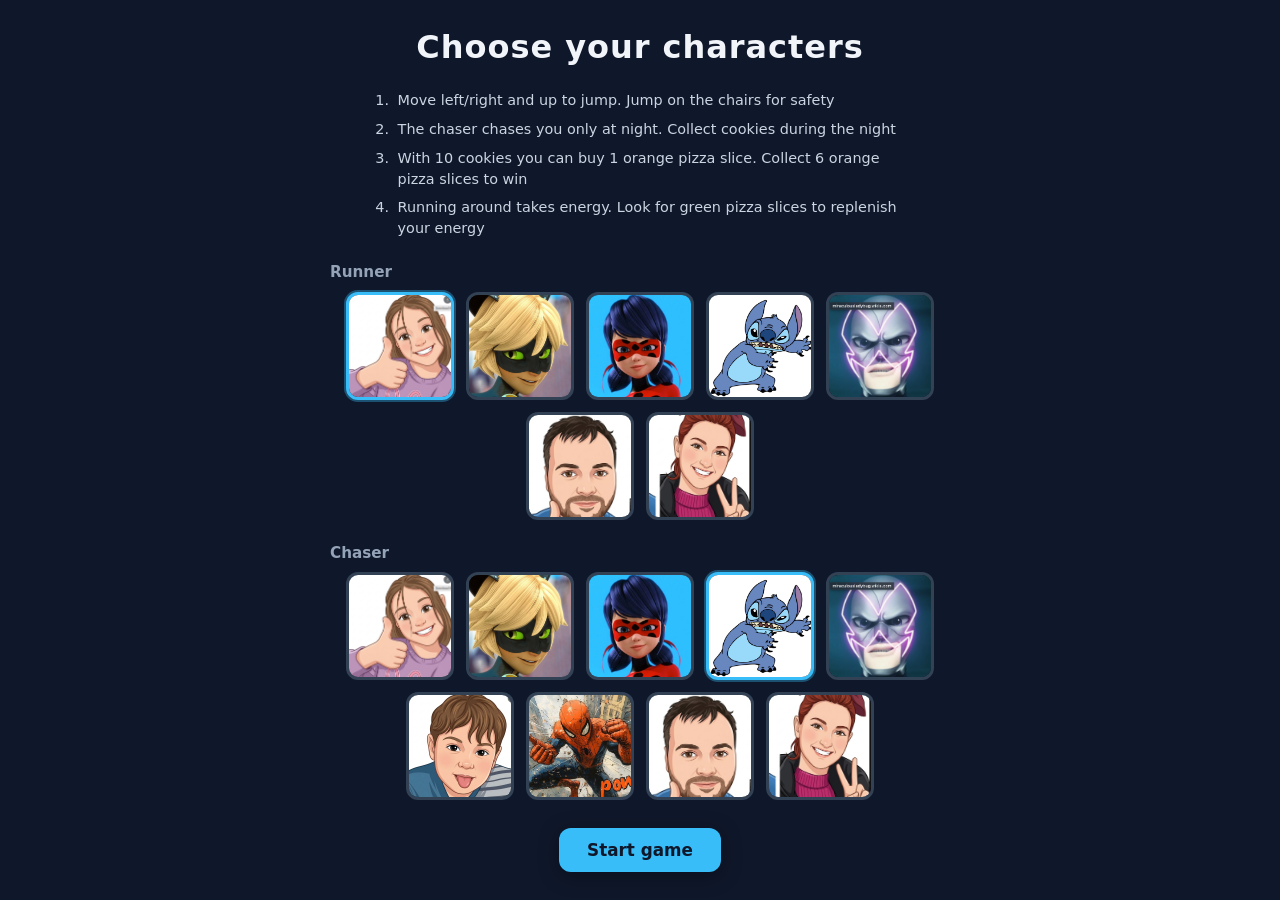
<file: ecipec/index.html>
<!DOCTYPE html>
<html lang="en">
<head>
  <meta charset="UTF-8" />
  <meta name="viewport" content="width=device-width, initial-scale=1.0" />
  <title>Eci Pec</title>
  <style>
    * { box-sizing: border-box; margin: 0; }
    html, body {
      width: 100%;
      min-height: 100%;
      height: 100%;
      overflow: hidden;
    }
    html { min-height: 100vh; }
    canvas {
      display: block;
      width: 100%;
      height: 100%;
      image-rendering: pixelated;
      image-rendering: crisp-edges;
    }
    #game-over {
      position: fixed;
      inset: 0;
      z-index: 10;
      display: none;
      flex-direction: column;
      align-items: center;
      justify-content: center;
      gap: 1.25rem;
      background: rgba(15, 23, 42, 0.72);
      backdrop-filter: blur(6px);
    }
    #game-over.show {
      display: flex;
    }
    #game-over h1 {
      font: 700 clamp(1.75rem, 6vw, 2.75rem) system-ui, sans-serif;
      color: #f1f5f9;
      letter-spacing: 0.04em;
    }
    #game-over button {
      font: 600 1rem system-ui, sans-serif;
      padding: 0.65rem 1.4rem;
      border: none;
      border-radius: 10px;
      cursor: pointer;
      color: #0f172a;
      background: #e2e8f0;
      box-shadow: 0 2px 12px rgba(0, 0, 0, 0.25);
    }
    #game-over button:hover {
      background: #f8fafc;
    }
    #character-menu {
      position: fixed;
      inset: 0;
      z-index: 15;
      display: flex;
      flex-direction: column;
      align-items: center;
      justify-content: center;
      gap: 1.5rem;
      padding: 1.25rem;
      background: #0f172a;
      color: #f1f5f9;
      overflow: auto;
    }
    #character-menu.hidden {
      display: none;
    }
    #character-menu h1 {
      font: 700 clamp(1.35rem, 4.5vw, 2rem) system-ui, sans-serif;
      letter-spacing: 0.03em;
      text-align: center;
    }
    #character-menu h2 {
      font: 600 0.95rem system-ui, sans-serif;
      color: #94a3b8;
      margin-bottom: 0.65rem;
    }
    .pick-options {
      display: flex;
      flex-wrap: wrap;
      gap: 0.75rem;
      justify-content: center;
      max-width: 620px;
    }
    .pick-option {
      padding: 0;
      border: 3px solid #334155;
      border-radius: 12px;
      background: #1e293b;
      cursor: pointer;
      overflow: hidden;
      width: 108px;
      height: 108px;
      flex-shrink: 0;
    }
    .pick-option img {
      width: 100%;
      height: 100%;
      object-fit: cover;
      display: block;
      pointer-events: none;
    }
    .pick-option:hover {
      border-color: #64748b;
    }
    .pick-option:focus-visible {
      outline: 2px solid #38bdf8;
      outline-offset: 3px;
    }
    .pick-option.is-selected {
      border-color: #38bdf8;
      box-shadow: 0 0 0 2px rgba(56, 189, 248, 0.35);
    }
    #start-game-btn {
      font: 600 1.05rem system-ui, sans-serif;
      padding: 0.75rem 1.75rem;
      border: none;
      border-radius: 12px;
      cursor: pointer;
      color: #0f172a;
      background: #38bdf8;
      box-shadow: 0 4px 20px rgba(0, 0, 0, 0.35);
      margin-top: 0.25rem;
    }
    #start-game-btn:hover {
      background: #7dd3fc;
    }
    #character-menu .game-instructions {
      max-width: 34rem;
      margin: 0 auto;
      padding: 0 0.25rem;
      text-align: left;
      font: 500 0.9rem/1.45 system-ui, sans-serif;
      color: #cbd5e1;
    }
    #character-menu .game-instructions ol {
      margin: 0;
      padding-left: 1.35rem;
      display: flex;
      flex-direction: column;
      gap: 0.5rem;
    }
    #character-menu .game-instructions li {
      padding-left: 0.25rem;
    }
  </style>
</head>
<body>
  <canvas id="game"></canvas>
  <div id="game-over" aria-live="polite">
    <h1>Game Over</h1>
    <button type="button" id="restart-btn">Start again</button>
  </div>
  <div id="character-menu" aria-label="Character selection">
    <h1>Choose your characters</h1>
    <div class="game-instructions" aria-label="How to play">
      <ol>
        <li>Move left/right and up to jump. Jump on the chairs for safety</li>
        <li>The chaser chases you only at night. Collect cookies during the night</li>
        <li>With 10 cookies you can buy 1 orange pizza slice. Collect 6 orange pizza slices to win</li>
        <li>Running around takes energy. Look for green pizza slices to replenish your energy</li>
      </ol>
    </div>
    <div>
      <h2>Runner</h2>
      <div id="ball-options" class="pick-options" role="group" aria-label="Character that is chased">
        <button type="button" class="pick-option is-selected" data-ball="eci_pec.png" aria-pressed="true" aria-label="eci_pec">
          <img src="eci_pec.png" alt="" width="108" height="108" />
        </button>
        <button type="button" class="pick-option" data-ball="cat.png" aria-pressed="false" aria-label="cat">
          <img src="cat.png" alt="" width="108" height="108" />
        </button>
        <button type="button" class="pick-option" data-ball="ladybug.png" aria-pressed="false" aria-label="ladybug">
          <img src="ladybug.png" alt="" width="108" height="108" />
        </button>
        <button type="button" class="pick-option" data-ball="monter.png" aria-pressed="false" aria-label="monter">
          <img src="monter.png" alt="" width="108" height="108" />
        </button>
        <button type="button" class="pick-option" data-ball="moth.png" aria-pressed="false" aria-label="moth">
          <img src="moth.png" alt="" width="108" height="108" />
        </button>
        <button type="button" class="pick-option" data-ball="pooper.png" aria-pressed="false" aria-label="pooper">
          <img src="pooper.png" alt="" width="108" height="108" />
        </button>
        <button type="button" class="pick-option" data-ball="krofn.png" aria-pressed="false" aria-label="krofn">
          <img src="krofn.png" alt="" width="108" height="108" />
        </button>
      </div>
    </div>
    <div>
      <h2>Chaser</h2>
      <div id="monster-options" class="pick-options" role="group" aria-label="Character that chases">
        <button type="button" class="pick-option" data-monster="eci_pec.png" aria-pressed="false" aria-label="eci_pec">
          <img src="eci_pec.png" alt="" width="108" height="108" />
        </button>
        <button type="button" class="pick-option" data-monster="cat.png" aria-pressed="false" aria-label="cat">
          <img src="cat.png" alt="" width="108" height="108" />
        </button>
        <button type="button" class="pick-option" data-monster="ladybug.png" aria-pressed="false" aria-label="ladybug">
          <img src="ladybug.png" alt="" width="108" height="108" />
        </button>
        <button type="button" class="pick-option is-selected" data-monster="monter.png" aria-pressed="true" aria-label="monter">
          <img src="monter.png" alt="" width="108" height="108" />
        </button>
        <button type="button" class="pick-option" data-monster="moth.png" aria-pressed="false" aria-label="moth">
          <img src="moth.png" alt="" width="108" height="108" />
        </button>
        <button type="button" class="pick-option" data-monster="pinat.png" aria-pressed="false" aria-label="pinat">
          <img src="pinat.png" alt="" width="108" height="108" />
        </button>
        <button type="button" class="pick-option" data-monster="mamenmem.png" aria-pressed="false" aria-label="mamenmem">
          <img src="mamenmem.png" alt="" width="108" height="108" />
        </button>
        <button type="button" class="pick-option" data-monster="pooper.png" aria-pressed="false" aria-label="pooper">
          <img src="pooper.png" alt="" width="108" height="108" />
        </button>
        <button type="button" class="pick-option" data-monster="krofn.png" aria-pressed="false" aria-label="krofn">
          <img src="krofn.png" alt="" width="108" height="108" />
        </button>
      </div>
    </div>
    <button type="button" id="start-game-btn">Start game</button>
  </div>
  <script>
    const canvas = document.getElementById("game");
    const ctx = canvas.getContext("2d");

    const keys = { ArrowLeft: false, ArrowRight: false, ArrowUp: false, ArrowDown: false };

    const ball = {
      x: 0,
      y: 0,
      vx: 0,
      vy: 0,
      r: 14,
      onGround: false,
    };

    const ballImg = new Image();
    ballImg.src = "eci_pec.png";
    const ballImgVisualScale = 2;

    const MONSTER_BASE_SPEED = 200;
    let monsterNightCount = 0;

    function bumpMonsterSpeedForNewNight() {
      monsterNightCount++;
      monster.speed = MONSTER_BASE_SPEED * Math.pow(1.05, monsterNightCount - 1);
    }

    const monsterImg = new Image();
    const monster = {
      x: 0,
      speed: MONSTER_BASE_SPEED,
      height: 72,
      loaded: false,
      placed: false,
    };
    monsterImg.onload = () => {
      monster.loaded = true;
      resize();
    };
    monsterImg.src = "monter.png";

    const moveSpeed = 320;
    const jumpSpeed = 580;
    const gravity = 980;

    const SLEEP_MS = 10_000;
    const AWAKE_MS = 15_000;
    const CYCLE_MS = SLEEP_MS + AWAKE_MS;

    function cycleT(now) {
      return now % CYCLE_MS;
    }

    function isSleeping(now) {
      return cycleT(now) < SLEEP_MS;
    }

    function timerSeconds(now) {
      const t = cycleT(now);
      const dayMax = Math.ceil(SLEEP_MS / 1000);
      const nightMax = Math.ceil(AWAKE_MS / 1000);
      if (t < SLEEP_MS) {
        return Math.max(1, Math.min(dayMax, Math.ceil((SLEEP_MS - t) / 1000)));
      }
      return Math.max(1, Math.min(nightMax, Math.ceil((CYCLE_MS - t) / 1000)));
    }

    function getChairs(vw, gy) {
      const cw = 86;
      const margin = 28;
      const seatRise = 56;
      const seatInset = 12;
      const seatTop = gy - seatRise;
      const backH = 72;
      const leftX = margin;
      const rightX = vw - margin - cw;
      return [
        {
          x: leftX,
          w: cw,
          seatTop,
          seatLeft: leftX + seatInset,
          seatRight: leftX + cw - seatInset,
          trunkLeft: leftX,
          trunkRight: leftX + cw,
          backH,
        },
        {
          x: rightX,
          w: cw,
          seatTop,
          seatLeft: rightX + seatInset,
          seatRight: rightX + cw - seatInset,
          trunkLeft: rightX,
          trunkRight: rightX + cw,
          backH,
        },
      ];
    }

    function horizontalOverlapBallSeat(ball, left, right) {
      return ball.x + ball.r > left && ball.x - ball.r < right;
    }

    function resolveCircleRect(ball, rect) {
      const cx = ball.x;
      const cy = ball.y;
      const r = ball.r;
      if (cx + r <= rect.left || cx - r >= rect.right || cy + r <= rect.top || cy - r >= rect.bottom) {
        return;
      }
      const closestX = Math.min(Math.max(cx, rect.left), rect.right);
      const closestY = Math.min(Math.max(cy, rect.top), rect.bottom);
      let dx = cx - closestX;
      let dy = cy - closestY;
      const dsq = dx * dx + dy * dy;
      if (dsq < 1e-6) {
        const pen = Math.min(rect.right - cx, cx - rect.left, cy - rect.top, rect.bottom - cy);
        if (pen === rect.right - cx) ball.x = rect.right + r;
        else if (pen === cx - rect.left) ball.x = rect.left - r;
        else if (pen === cy - rect.top) {
          ball.y = rect.top - r;
          ball.vy = 0;
          ball.onGround = true;
        } else {
          ball.y = rect.bottom + r;
          ball.vy = 0;
        }
        return;
      }
      const dist = Math.sqrt(dsq);
      dx /= dist;
      dy /= dist;
      ball.x = closestX + dx * r;
      ball.y = closestY + dy * r;
      if (Math.abs(dy) > Math.abs(dx) && dy < 0) {
        ball.vy = Math.min(ball.vy, 0);
        ball.onGround = true;
      }
      if (Math.abs(dy) > Math.abs(dx) && dy > 0) ball.vy = Math.max(ball.vy, 0);
    }

    function landOnSurfaces(ball, gy, chairs, vw) {
      const surfaces = chairs.map((c) => ({
        left: c.seatLeft,
        right: c.seatRight,
        top: c.seatTop,
      }));
      surfaces.push({ left: 0, right: vw, top: gy });
      surfaces.sort((a, b) => a.top - b.top);
      for (const s of surfaces) {
        if (!horizontalOverlapBallSeat(ball, s.left, s.right)) continue;
        const bottom = ball.y + ball.r;
        if (ball.vy >= 0 && bottom >= s.top && bottom <= s.top + 20) {
          ball.y = s.top - ball.r;
          ball.vy = 0;
          ball.onGround = true;
          return;
        }
      }
    }

    function isBallOnChairSeat(ball, chairs) {
      const bottom = ball.y + ball.r;
      for (const c of chairs) {
        if (!horizontalOverlapBallSeat(ball, c.seatLeft, c.seatRight)) continue;
        if (bottom >= c.seatTop - 2 && bottom <= c.seatTop + 8) {
          return true;
        }
      }
      return false;
    }

    function circleRectOverlap(cx, cy, r, left, top, right, bottom) {
      const closestX = Math.max(left, Math.min(cx, right));
      const closestY = Math.max(top, Math.min(cy, bottom));
      const dx = cx - closestX;
      const dy = cy - closestY;
      return dx * dx + dy * dy <= r * r;
    }

    let gameOver = false;
    let gameWon = false;
    let gameStarted = false;
    const WIN_PIZZA_SLICES = 6;
    const START_ENERGY = 10;
    const DRAIN_PX_PER_ENERGY = 500;
    const ENERGY_PIZZA_BONUS = 5;
    const ENERGY_PIZZA_SPAWN_MS = 5000;

    const COOKIE_R = 11;
    const COOKIES_PER_NIGHT = 8;
    const cookies = [];
    let coins = 0;
    let pizzaSlices = 0;
    let pizzaSlice = null;
    const energyPizzaSlices = [];
    let nextEnergySpawnAt = 0;
    const PIZZA_R = 14;
    let prevSleeping = undefined;
    let energy = START_ENERGY;
    let energyBarVisual = START_ENERGY;
    let distanceSinceEnergyLoss = 0;
    let prevBallX = 0;
    let prevBallY = 0;

    function spawnCookies(vw, gy, chairs) {
      cookies.length = 0;
      for (let i = 0; i < COOKIES_PER_NIGHT; i++) {
        for (let t = 0; t < 60; t++) {
          const x = COOKIE_R + Math.random() * (vw - 2 * COOKIE_R);
          let ok = true;
          for (const c of chairs) {
            if (x + COOKIE_R > c.trunkLeft - 6 && x - COOKIE_R < c.trunkRight + 6) {
              ok = false;
              break;
            }
          }
          if (ok) {
            cookies.push({ x });
            break;
          }
        }
      }
    }

    function cookieCenterY(gy) {
      return gy - COOKIE_R;
    }

    function pizzaCenterY(gy) {
      return gy - PIZZA_R;
    }

    function spawnPizzaSlice(vw, gy, chairs, mw) {
      pizzaSlice = null;
      const { minX, maxX } = pizzaSpawnBounds(vw, gy, chairs, mw);
      for (let t = 0; t < 60; t++) {
        const x = minX + Math.random() * (maxX - minX);
        let ok = true;
        for (const c of chairs) {
          if (x + PIZZA_R > c.trunkLeft - 6 && x - PIZZA_R < c.trunkRight + 6) {
            ok = false;
            break;
          }
        }
        if (ok) {
          pizzaSlice = { x };
          break;
        }
      }
    }

    function pushRandomEnergyPizzaSlice(vw, gy, chairs, mw) {
      const { minX, maxX } = pizzaSpawnBounds(vw, gy, chairs, mw);
      for (let t = 0; t < 60; t++) {
        const x = minX + Math.random() * (maxX - minX);
        let ok = true;
        for (const c of chairs) {
          if (x + PIZZA_R > c.trunkLeft - 6 && x - PIZZA_R < c.trunkRight + 6) {
            ok = false;
            break;
          }
        }
        if (ok) {
          energyPizzaSlices.push({ x });
          return;
        }
      }
    }

    function showGameOverUI() {
      document.getElementById("game-over").classList.add("show");
    }

    function hideGameOverUI() {
      document.getElementById("game-over").classList.remove("show");
    }

    function resetGame() {
      const { w } = viewport();
      const gy = groundY();
      const chairs = getChairs(w, gy);
      ball.x = w / 2;
      ball.y = gy - ball.r;
      ball.vx = 0;
      ball.vy = 0;
      ball.onGround = true;
      keys.ArrowLeft = keys.ArrowRight = keys.ArrowUp = keys.ArrowDown = false;
      if (monster.loaded) {
        const { w: mw } = monsterDrawSize();
        const now = performance.now();
        if (isSleeping(now)) {
          monster.x = sleepAnchorX(w, mw, chairs);
        } else {
          monster.x = clampMonsterToChairs(w * 0.2, mw, w, chairs);
        }
      }
      coins = 0;
      pizzaSlices = 0;
      cookies.length = 0;
      pizzaSlice = null;
      energyPizzaSlices.length = 0;
      nextEnergySpawnAt = 0;
      energy = START_ENERGY;
      energyBarVisual = energy;
      distanceSinceEnergyLoss = 0;
      prevBallX = ball.x;
      prevBallY = ball.y;
      prevSleeping = undefined;
      monsterNightCount = 0;
      monster.speed = MONSTER_BASE_SPEED;
      gameWon = false;
    }

    document.getElementById("restart-btn").addEventListener("click", () => {
      hideGameOverUI();
      gameOver = false;
      gameWon = false;
      gameStarted = false;
      document.getElementById("character-menu").classList.remove("hidden");
    });

    function wireCharacterMenu() {
      const menu = document.getElementById("character-menu");
      const ballGroup = document.getElementById("ball-options");
      const monsterGroup = document.getElementById("monster-options");

      function selectInGroup(container, selectedBtn) {
        for (const b of container.querySelectorAll(".pick-option")) {
          const on = b === selectedBtn;
          b.classList.toggle("is-selected", on);
          b.setAttribute("aria-pressed", on ? "true" : "false");
        }
      }

      ballGroup.addEventListener("click", (e) => {
        const btn = e.target.closest(".pick-option[data-ball]");
        if (!btn || !ballGroup.contains(btn)) return;
        selectInGroup(ballGroup, btn);
      });
      monsterGroup.addEventListener("click", (e) => {
        const btn = e.target.closest(".pick-option[data-monster]");
        if (!btn || !monsterGroup.contains(btn)) return;
        selectInGroup(monsterGroup, btn);
      });

      document.getElementById("start-game-btn").addEventListener("click", () => {
        const ballBtn = ballGroup.querySelector(".pick-option.is-selected[data-ball]");
        const monBtn = monsterGroup.querySelector(".pick-option.is-selected[data-monster]");
        const ballSrc = ballBtn.getAttribute("data-ball");
        const monsterSrc = monBtn.getAttribute("data-monster");

        ballImg.src = ballSrc;

        let finishOnce = false;
        function finishStart() {
          if (finishOnce) return;
          finishOnce = true;
          monster.loaded = true;
          monster.placed = false;
          resize();
          resetGame();
          gameOver = false;
          gameWon = false;
          hideGameOverUI();
          gameStarted = true;
          menu.classList.add("hidden");
          last = performance.now();
        }

        monster.loaded = false;
        monster.placed = false;
        monsterImg.onload = finishStart;
        monsterImg.src = monsterSrc;
        requestAnimationFrame(() => {
          if (monsterImg.complete && monsterImg.naturalHeight > 0) finishStart();
        });
      });
    }
    wireCharacterMenu();

    function monsterStepX(monsterX, dir, dt, mw, vw, chairs) {
      if (dir === 0) return monsterX;
      let nextX = monsterX + dir * monster.speed * dt;
      const half = mw / 2;
      nextX = Math.min(Math.max(nextX, half), vw - half);
      for (let k = 0; k < 4; k++) {
        let hit = false;
        for (const c of chairs) {
          const mL = nextX - half;
          const mR = nextX + half;
          if (mR <= c.trunkLeft || mL >= c.trunkRight) continue;
          hit = true;
          if (dir > 0) nextX = c.trunkLeft - half - 0.02;
          else nextX = c.trunkRight + half + 0.02;
          nextX = Math.min(Math.max(nextX, half), vw - half);
        }
        if (!hit) break;
      }
      return nextX;
    }

    function clampMonsterToChairs(monsterX, mw, vw, chairs) {
      const half = mw / 2;
      let x = Math.min(Math.max(monsterX, half), vw - half);
      for (const c of chairs) {
        if (x + half > c.trunkLeft && x - half < c.trunkRight) {
          const toLeft = c.trunkLeft - half - 0.02;
          const toRight = c.trunkRight + half + 0.02;
          x = Math.abs(x - toLeft) < Math.abs(x - toRight) ? toLeft : toRight;
        }
      }
      return Math.min(Math.max(x, half), vw - half);
    }

    function sleepAnchorX(vw, mw, chairs) {
      return clampMonsterToChairs(vw * 0.85, mw, vw, chairs);
    }

    function getSleepTable(vw, gy, chairs, mw) {
      const cx = sleepAnchorX(vw, mw, chairs);
      const tw = 120;
      const tabletopH = 10;
      const legH = 42;
      const legW = 10;
      const topY = gy - legH - tabletopH;
      return { cx, tw, tabletopH, legH, legW, topY, gy };
    }

    /** Horizontal range for win (yellow) and energy (green) pizzas: floor between left chair and white sleep table. */
    function pizzaSpawnBounds(vw, gy, chairs, mw) {
      const tbl = getSleepTable(vw, gy, chairs, mw);
      const tableLeft = tbl.cx - tbl.tw / 2;
      const leftChairRight = chairs[0].trunkRight;
      const gapPad = 6;
      let minX = leftChairRight + gapPad + PIZZA_R;
      let maxX = tableLeft - gapPad - PIZZA_R;
      if (minX > maxX) {
        const mid = (leftChairRight + tableLeft) * 0.5;
        minX = maxX = mid;
      }
      return { minX, maxX };
    }

    function drawSleepTable(ctx, tbl) {
      const left = tbl.cx - tbl.tw / 2;
      const seatBottom = tbl.topY + tbl.tabletopH;
      ctx.fillStyle = "#f8f8f8";
      ctx.strokeStyle = "#c8c8c8";
      ctx.lineWidth = 2;
      ctx.beginPath();
      ctx.rect(left, tbl.topY, tbl.tw, tbl.tabletopH);
      ctx.fill();
      ctx.stroke();
      const inset = 14;
      ctx.fillRect(left + inset, seatBottom, tbl.legW, tbl.gy - seatBottom);
      ctx.fillRect(left + tbl.tw - inset - tbl.legW, seatBottom, tbl.legW, tbl.gy - seatBottom);
      ctx.strokeRect(left + inset, seatBottom, tbl.legW, tbl.gy - seatBottom);
      ctx.strokeRect(left + tbl.tw - inset - tbl.legW, seatBottom, tbl.legW, tbl.gy - seatBottom);
    }

    function drawSun(ctx, x, y, r) {
      ctx.fillStyle = "#ffdd44";
      ctx.strokeStyle = "#e6b800";
      ctx.lineWidth = 3;
      ctx.beginPath();
      ctx.arc(x, y, r, 0, Math.PI * 2);
      ctx.fill();
      ctx.stroke();
      ctx.strokeStyle = "#ffdd44";
      ctx.lineWidth = 4;
      for (let i = 0; i < 12; i++) {
        const a = (i / 12) * Math.PI * 2;
        ctx.beginPath();
        ctx.moveTo(x + Math.cos(a) * (r + 4), y + Math.sin(a) * (r + 4));
        ctx.lineTo(x + Math.cos(a) * (r + 14), y + Math.sin(a) * (r + 14));
        ctx.stroke();
      }
    }

    function drawMoon(ctx, x, y, r) {
      ctx.fillStyle = "#e8ecf5";
      ctx.beginPath();
      ctx.arc(x, y, r, 0, Math.PI * 2);
      ctx.fill();
      ctx.fillStyle = "#1a2f55";
      ctx.beginPath();
      ctx.arc(x + r * 0.35, y - r * 0.1, r * 1.05, 0, Math.PI * 2);
      ctx.fill();
    }

    function drawEnergyBar(ctx, x, y, width, height, fillRatio, sleeping) {
      const rr = Math.min(5, height * 0.35);
      ctx.save();
      ctx.fillStyle = sleeping ? "rgba(13, 31, 60, 0.5)" : "rgba(0, 0, 0, 0.4)";
      ctx.strokeStyle = sleeping ? "rgba(255, 255, 255, 0.4)" : "rgba(255, 255, 255, 0.22)";
      ctx.lineWidth = 2;
      ctx.beginPath();
      ctx.roundRect(x, y, width, height, rr);
      ctx.fill();
      ctx.stroke();
      const pad = 3;
      const innerW = Math.max(0, width - pad * 2);
      const fillW = innerW * Math.min(Math.max(fillRatio, 0), 1);
      if (fillW > 0.5) {
        const g = ctx.createLinearGradient(x, y, x + width, y + height);
        g.addColorStop(0, "#fef08a");
        g.addColorStop(0.45, "#facc15");
        g.addColorStop(1, "#ca8a04");
        ctx.fillStyle = g;
        ctx.beginPath();
        ctx.roundRect(x + pad, y + pad, fillW, height - pad * 2, Math.max(1, rr - 2));
        ctx.fill();
      }
      ctx.restore();
    }

    function drawSkyTimer(ctx, w, gy, now) {
      const sleeping = isSleeping(now);
      const n = timerSeconds(now);
      const fontSize = Math.max(22, Math.min(40, w * 0.045));
      ctx.font = `700 ${fontSize}px system-ui, sans-serif`;
      ctx.textAlign = "center";
      ctx.textBaseline = "top";
      ctx.fillStyle = sleeping ? "#0d1f3c" : "#ffffff";
      ctx.strokeStyle = sleeping ? "rgba(255,255,255,0.5)" : "rgba(0,0,0,0.25)";
      ctx.lineWidth = 3;
      const tx = w * 0.5;
      const ty = 28;
      ctx.strokeText(String(n), tx, ty);
      ctx.fillText(String(n), tx, ty);
    }

    function drawHud(ctx, w, now) {
      const sleeping = isSleeping(now);
      const fontSize = Math.max(18, Math.min(32, w * 0.038));
      ctx.font = `700 ${fontSize}px system-ui, sans-serif`;
      ctx.textAlign = "left";
      ctx.textBaseline = "top";
      ctx.fillStyle = sleeping ? "#0d1f3c" : "#ffffff";
      ctx.strokeStyle = sleeping ? "rgba(255,255,255,0.5)" : "rgba(0,0,0,0.25)";
      ctx.lineWidth = 3;
      const tx = 24;
      const ty = 28;
      const lineGap = fontSize + 6;
      const line1 = `Coins: ${coins}`;
      ctx.strokeText(line1, tx, ty);
      ctx.fillText(line1, tx, ty);
      const barH = Math.max(14, Math.min(22, fontSize * 0.65));
      const barW = Math.min(200, w * 0.42);
      const barY = ty + lineGap;
      const fillRatio = Math.min(Math.max(energyBarVisual / START_ENERGY, 0), 1);
      drawEnergyBar(ctx, tx, barY, barW, barH, fillRatio, sleeping);
      const hudSliceScale = 0.42;
      const sliceStep = PIZZA_R * hudSliceScale * 2.2;
      const rowY = barY + barH + 10 + PIZZA_R * hudSliceScale;
      const nSlices = Math.min(pizzaSlices, WIN_PIZZA_SLICES);
      for (let i = 0; i < nSlices; i++) {
        drawPizzaSliceIcon(ctx, tx + i * sliceStep, rowY, hudSliceScale);
      }
    }

    function drawPizzaSliceIcon(ctx, cx, cy, scale = 1) {
      ctx.save();
      ctx.translate(cx, cy);
      ctx.scale(scale, scale);
      ctx.rotate(-Math.PI / 4);
      ctx.beginPath();
      ctx.moveTo(0, 0);
      ctx.arc(0, 0, PIZZA_R, -Math.PI / 5, Math.PI / 5);
      ctx.closePath();
      ctx.fillStyle = "#f4a020";
      ctx.strokeStyle = "#c45c00";
      ctx.lineWidth = Math.max(1, 2 / scale);
      ctx.fill();
      ctx.stroke();
      ctx.fillStyle = "#c62828";
      ctx.beginPath();
      ctx.arc(PIZZA_R * 0.48, PIZZA_R * 0.12, 2.8, 0, Math.PI * 2);
      ctx.fill();
      ctx.beginPath();
      ctx.arc(PIZZA_R * 0.32, -PIZZA_R * 0.22, 2.2, 0, Math.PI * 2);
      ctx.fill();
      ctx.restore();
    }

    function drawEnergyPizzaSliceIcon(ctx, cx, cy, scale = 1) {
      ctx.save();
      ctx.translate(cx, cy);
      ctx.scale(scale, scale);
      ctx.rotate(-Math.PI / 4);
      ctx.beginPath();
      ctx.moveTo(0, 0);
      ctx.arc(0, 0, PIZZA_R, -Math.PI / 5, Math.PI / 5);
      ctx.closePath();
      ctx.fillStyle = "#7cb342";
      ctx.strokeStyle = "#33691e";
      ctx.lineWidth = Math.max(1, 2 / scale);
      ctx.fill();
      ctx.stroke();
      ctx.fillStyle = "#ffeb3b";
      ctx.beginPath();
      ctx.moveTo(PIZZA_R * 0.15, -PIZZA_R * 0.35);
      ctx.lineTo(PIZZA_R * 0.05, -PIZZA_R * 0.08);
      ctx.lineTo(PIZZA_R * 0.28, -PIZZA_R * 0.12);
      ctx.lineTo(PIZZA_R * 0.12, PIZZA_R * 0.12);
      ctx.lineTo(PIZZA_R * 0.42, -PIZZA_R * 0.02);
      ctx.closePath();
      ctx.fill();
      ctx.restore();
    }

    function drawWholePizza(ctx, cx, cy, radius) {
      ctx.fillStyle = "#e8a020";
      ctx.strokeStyle = "#a05200";
      ctx.lineWidth = 3;
      ctx.beginPath();
      ctx.arc(cx, cy, radius, 0, Math.PI * 2);
      ctx.fill();
      ctx.stroke();
      ctx.fillStyle = "#f5d080";
      ctx.beginPath();
      ctx.arc(cx, cy, radius * 0.88, 0, Math.PI * 2);
      ctx.fill();
      const dots = [
        [0.35, -0.15],
        [-0.25, 0.2],
        [0.1, 0.35],
        [-0.35, -0.25],
        [0.4, 0.15],
      ];
      ctx.fillStyle = "#c62828";
      for (const [dx, dy] of dots) {
        ctx.beginPath();
        ctx.arc(cx + dx * radius, cy + dy * radius, radius * 0.1, 0, Math.PI * 2);
        ctx.fill();
      }
    }

    function drawYouWon(ctx, w, gy, now) {
      const sleeping = isSleeping(now);
      const fontSize = Math.max(28, Math.min(52, w * 0.09));
      ctx.font = `800 ${fontSize}px system-ui, sans-serif`;
      ctx.textAlign = "center";
      ctx.textBaseline = "middle";
      const tx = w * 0.5;
      const ty = gy * 0.38;
      ctx.fillStyle = sleeping ? "#0d1f3c" : "#ffffff";
      ctx.strokeStyle = sleeping ? "rgba(255,255,255,0.55)" : "rgba(0,0,0,0.35)";
      ctx.lineWidth = 4;
      ctx.strokeText("YOU WON", tx, ty);
      ctx.fillText("YOU WON", tx, ty);
    }

    function chairBallColliders(c, gy, vw) {
      const legW = 8;
      const st = c.seatTop;
      const bh = c.backH;
      const rects = [
        { left: c.x + 4, right: c.x + 4 + legW, top: st + 2, bottom: gy },
        { left: c.x + c.w - 4 - legW, right: c.x + c.w - 4, top: st + 2, bottom: gy },
      ];
      if (c.x + c.w * 0.5 < vw * 0.5) {
        rects.push({ left: c.x, right: c.x + 12, top: st - bh, bottom: st - 1 });
      } else {
        rects.push({ left: c.x + c.w - 12, right: c.x + c.w, top: st - bh, bottom: st - 1 });
      }
      return rects;
    }

    function drawChairs(ctx, gy, chairs) {
      for (const c of chairs) {
        const x = c.x;
        const w = c.w;
        const st = c.seatTop;
        const bh = c.backH;
        const legW = 8;
        const seatH = 10;
        ctx.fillStyle = "#b22222";
        ctx.strokeStyle = "#7f1010";
        ctx.lineWidth = 2;
        ctx.beginPath();
        ctx.rect(x, st - bh, 12, bh + seatH);
        ctx.fill();
        ctx.stroke();
        ctx.fillStyle = "#c92a2a";
        ctx.beginPath();
        ctx.rect(x, st - seatH, w, seatH);
        ctx.fill();
        ctx.stroke();
        ctx.fillStyle = "#b22222";
        ctx.fillRect(x + 4, st, legW, gy - st);
        ctx.fillRect(x + w - 4 - legW, st, legW, gy - st);
        ctx.strokeRect(x + 4, st, legW, gy - st);
        ctx.strokeRect(x + w - 4 - legW, st, legW, gy - st);
      }
    }

    function viewport() {
      let w = canvas.clientWidth;
      let h = canvas.clientHeight;
      if (!w || !h) {
        w = window.innerWidth || 800;
        h = window.innerHeight || 600;
      }
      return { w, h };
    }

    function resize() {
      const { w, h } = viewport();
      const dpr = Math.min(window.devicePixelRatio || 1, 2);
      canvas.width = Math.floor(w * dpr);
      canvas.height = Math.floor(h * dpr);
      ctx.setTransform(dpr, 0, 0, dpr, 0, 0);
      const gy = groundY();
      const chairs = getChairs(w, gy);
      ball.x = Math.min(Math.max(ball.x || w / 2, ball.r), w - ball.r);
      ball.y = Math.min(Math.max(ball.y, ball.r), gy - ball.r);
      prevBallX = ball.x;
      prevBallY = ball.y;
      if (monster.loaded) {
        const { w: mw } = monsterDrawSize();
        if (!monster.placed) {
          monster.x = sleepAnchorX(w, mw, chairs);
          monster.placed = true;
        } else {
          const now = performance.now();
          if (isSleeping(now)) {
            monster.x = sleepAnchorX(w, mw, chairs);
          } else {
            monster.x = clampMonsterToChairs(monster.x, mw, w, chairs);
          }
        }
      }
    }

    window.addEventListener("resize", resize);
    ball.x = window.innerWidth / 2;
    ball.y = window.innerHeight - 200;
    resize();
    prevBallX = ball.x;
    prevBallY = ball.y;
    window.addEventListener("load", resize);

    window.addEventListener("keydown", (e) => {
      if (keys.hasOwnProperty(e.code)) {
        keys[e.code] = true;
        e.preventDefault();
      }
    });
    window.addEventListener("keyup", (e) => {
      if (keys.hasOwnProperty(e.code)) {
        keys[e.code] = false;
        e.preventDefault();
      }
    });

    let last = performance.now();

    function groundY() {
      return viewport().h - 80;
    }

    function monsterDrawSize() {
      if (!monster.loaded || monsterImg.naturalHeight === 0) return { w: 56, h: monster.height };
      const h = monster.height;
      const w = (monsterImg.naturalWidth / monsterImg.naturalHeight) * h;
      return { w, h };
    }

    function step(dt, now) {
      if (!gameStarted) return;
      if (gameOver) return;

      const canMove = energy > 0;
      let ax = 0;
      if (canMove) {
        if (keys.ArrowLeft) ax -= 1;
        if (keys.ArrowRight) ax += 1;
      }
      if (ax !== 0) {
        ball.vx = (ax / Math.abs(ax)) * moveSpeed;
      } else {
        ball.vx *= Math.pow(0.2, dt * 60);
        if (Math.abs(ball.vx) < 4) ball.vx = 0;
      }

      if (canMove && keys.ArrowUp && ball.onGround) {
        ball.vy = -jumpSpeed;
        ball.onGround = false;
      }

      ball.vy += gravity * dt;
      ball.x += ball.vx * dt;
      ball.y += ball.vy * dt;

      const { w: vw } = viewport();
      const gy = groundY();
      const chairs = getChairs(vw, gy);
      const { w: mw } = monsterDrawSize();
      const sleeping = isSleeping(now);

      if (prevSleeping === undefined) {
        prevSleeping = sleeping;
        if (!sleeping) {
          spawnCookies(vw, gy, chairs);
          bumpMonsterSpeedForNewNight();
        }
        if (sleeping && !gameWon) {
          spawnPizzaSlice(vw, gy, chairs, mw);
          energyPizzaSlices.length = 0;
          nextEnergySpawnAt = now + ENERGY_PIZZA_SPAWN_MS;
        }
      } else if (sleeping !== prevSleeping) {
        if (!sleeping) {
          pizzaSlice = null;
          energyPizzaSlices.length = 0;
          spawnCookies(vw, gy, chairs);
          bumpMonsterSpeedForNewNight();
        } else {
          cookies.length = 0;
          if (!gameWon) {
            spawnPizzaSlice(vw, gy, chairs, mw);
            energyPizzaSlices.length = 0;
            nextEnergySpawnAt = now + ENERGY_PIZZA_SPAWN_MS;
          }
        }
        prevSleeping = sleeping;
      }

      while (sleeping && !gameWon && now >= nextEnergySpawnAt) {
        pushRandomEnergyPizzaSlice(vw, gy, chairs, mw);
        nextEnergySpawnAt += ENERGY_PIZZA_SPAWN_MS;
      }

      if (!sleeping && cookies.length) {
        const cy = cookieCenterY(gy);
        const collectR = ball.r + COOKIE_R;
        const collectR2 = collectR * collectR;
        for (let i = cookies.length - 1; i >= 0; i--) {
          const cx = cookies[i].x;
          const dx = ball.x - cx;
          const dy = ball.y - cy;
          if (dx * dx + dy * dy <= collectR2) {
            coins += 1;
            cookies.splice(i, 1);
          }
        }
      }

      if (sleeping && pizzaSlice && coins >= 10 && !gameWon) {
        const cy = pizzaCenterY(gy);
        const collectR = ball.r + PIZZA_R;
        const collectR2 = collectR * collectR;
        const dx = ball.x - pizzaSlice.x;
        const dy = ball.y - cy;
        if (dx * dx + dy * dy <= collectR2) {
          coins -= 10;
          pizzaSlices += 1;
          if (pizzaSlices >= WIN_PIZZA_SLICES) {
            pizzaSlices = WIN_PIZZA_SLICES;
            gameWon = true;
            energyPizzaSlices.length = 0;
          }
          pizzaSlice = null;
        }
      }

      if (sleeping && energyPizzaSlices.length && !gameWon) {
        const cy = pizzaCenterY(gy);
        const collectR = ball.r + PIZZA_R;
        const collectR2 = collectR * collectR;
        for (let i = energyPizzaSlices.length - 1; i >= 0; i--) {
          const ep = energyPizzaSlices[i];
          const dx = ball.x - ep.x;
          const dy = ball.y - cy;
          if (dx * dx + dy * dy <= collectR2) {
            energy += ENERGY_PIZZA_BONUS;
            energyPizzaSlices.splice(i, 1);
          }
        }
      }

      const minX = ball.r;
      const maxX = vw - ball.r;

      if (ball.x < minX) {
        ball.x = minX;
        ball.vx = 0;
      } else if (ball.x > maxX) {
        ball.x = maxX;
        ball.vx = 0;
      }

      ball.onGround = false;
      landOnSurfaces(ball, gy, chairs, vw);

      for (const c of chairs) {
        for (const rect of chairBallColliders(c, gy, vw)) {
          resolveCircleRect(ball, rect);
        }
      }

      const top = ball.r;
      if (ball.y < top) {
        ball.y = top;
        ball.vy = 0;
      }

      if (monster.loaded) {
        const { w: mw, h: mh } = monsterDrawSize();
        if (gameWon) {
          monster.x = sleepAnchorX(vw, mw, chairs);
        } else if (isSleeping(now)) {
          monster.x = sleepAnchorX(vw, mw, chairs);
        } else {
          let dir = 0;
          if (ball.x > monster.x) dir = 1;
          else if (ball.x < monster.x) dir = -1;
          monster.x = monsterStepX(monster.x, dir, dt, mw, vw, chairs);
          const left = monster.x - mw / 2;
          const right = monster.x + mw / 2;
          const top = gy - mh;
          const bottom = gy;
          if (circleRectOverlap(ball.x, ball.y, ball.r, left, top, right, bottom)) {
            gameOver = true;
            showGameOverUI();
          }
        }
      }

      const dxFrame = ball.x - prevBallX;
      const dyFrame = ball.y - prevBallY;
      distanceSinceEnergyLoss += Math.hypot(dxFrame, dyFrame);
      while (distanceSinceEnergyLoss >= DRAIN_PX_PER_ENERGY) {
        distanceSinceEnergyLoss -= DRAIN_PX_PER_ENERGY;
        if (energy > 0) energy -= 1;
      }
      prevBallX = ball.x;
      prevBallY = ball.y;

      const energySmooth = Math.min(1, dt * 14);
      energyBarVisual += (energy - energyBarVisual) * energySmooth;

      if (!gameOver && !gameWon && energy <= 0 && isBallOnChairSeat(ball, chairs)) {
        gameOver = true;
        showGameOverUI();
      }
    }

    function draw(now) {
      if (!gameStarted) return;
      const { w, h } = viewport();
      const gy = groundY();
      const chairs = getChairs(w, gy);
      const sleeping = isSleeping(now);

      ctx.fillStyle = sleeping ? "#4da6ff" : "#1a2f55";
      ctx.fillRect(0, 0, w, gy);

      if (sleeping) {
        drawSun(ctx, w * 0.15, gy * 0.22, Math.min(28, w * 0.035));
      } else {
        drawMoon(ctx, w * 0.82, gy * 0.2, Math.min(26, w * 0.032));
      }

      drawSkyTimer(ctx, w, gy, now);
      drawHud(ctx, w, now);
      if (gameWon) drawYouWon(ctx, w, gy, now);

      ctx.fillStyle = "#2d8a3e";
      ctx.fillRect(0, gy, w, h - gy);

      drawChairs(ctx, gy, chairs);

      if (!sleeping && cookies.length) {
        const cy = cookieCenterY(gy);
        for (const ck of cookies) {
          ctx.fillStyle = "#8b4513";
          ctx.strokeStyle = "#5c2e0e";
          ctx.lineWidth = 2;
          ctx.beginPath();
          ctx.arc(ck.x, cy, COOKIE_R, 0, Math.PI * 2);
          ctx.fill();
          ctx.stroke();
          ctx.fillStyle = "#d4a574";
          ctx.beginPath();
          ctx.arc(ck.x - 3, cy - 2, 3, 0, Math.PI * 2);
          ctx.fill();
        }
      }

      if (sleeping && pizzaSlice && !gameWon) {
        drawPizzaSliceIcon(ctx, pizzaSlice.x, pizzaCenterY(gy));
      }
      if (sleeping && energyPizzaSlices.length && !gameWon) {
        const epy = pizzaCenterY(gy);
        for (const ep of energyPizzaSlices) {
          drawEnergyPizzaSliceIcon(ctx, ep.x, epy);
        }
      }

      const bd = ball.r * 2 * ballImgVisualScale;
      if (ballImg.complete && ballImg.naturalWidth) {
        const face = ball.vx < 0 ? -1 : 1;
        ctx.save();
        ctx.translate(ball.x, ball.y);
        ctx.scale(face, 1);
        ctx.drawImage(ballImg, -bd / 2, -bd / 2, bd, bd);
        ctx.restore();
      } else {
        ctx.fillStyle = "#ffffff";
        ctx.beginPath();
        ctx.arc(ball.x, ball.y, ball.r, 0, Math.PI * 2);
        ctx.fill();
      }

      if (monster.loaded) {
        const { w: mw, h: mh } = monsterDrawSize();
        const dir = ball.x >= monster.x ? 1 : -1;
        if (gameWon) {
          const tbl = getSleepTable(w, gy, chairs, mw);
          drawSleepTable(ctx, tbl);
          ctx.save();
          ctx.translate(monster.x, gy);
          ctx.scale(dir, 1);
          ctx.drawImage(monsterImg, -mw / 2, -mh + 22, mw, mh);
          ctx.restore();
          const wholeR = Math.min(34, w * 0.045);
          const px = monster.x + dir * (mw / 2 + wholeR + 14);
          drawWholePizza(ctx, px, gy - wholeR - 4, wholeR);
        } else if (sleeping) {
          const tbl = getSleepTable(w, gy, chairs, mw);
          drawSleepTable(ctx, tbl);
          ctx.save();
          ctx.translate(monster.x, gy);
          ctx.scale(dir, 1);
          ctx.drawImage(monsterImg, -mw / 2, -mh + 22, mw, mh);
          ctx.restore();
        } else {
          ctx.save();
          ctx.translate(monster.x, gy);
          ctx.scale(dir, 1);
          ctx.drawImage(monsterImg, -mw / 2, -mh, mw, mh);
          ctx.restore();
        }
      }
    }

    function frame(now) {
      const dt = Math.min((now - last) / 1000, 0.05);
      last = now;
      step(dt, now);
      draw(now);
      requestAnimationFrame(frame);
    }

    requestAnimationFrame(frame);
  </script>
</body>
</html>
</file>
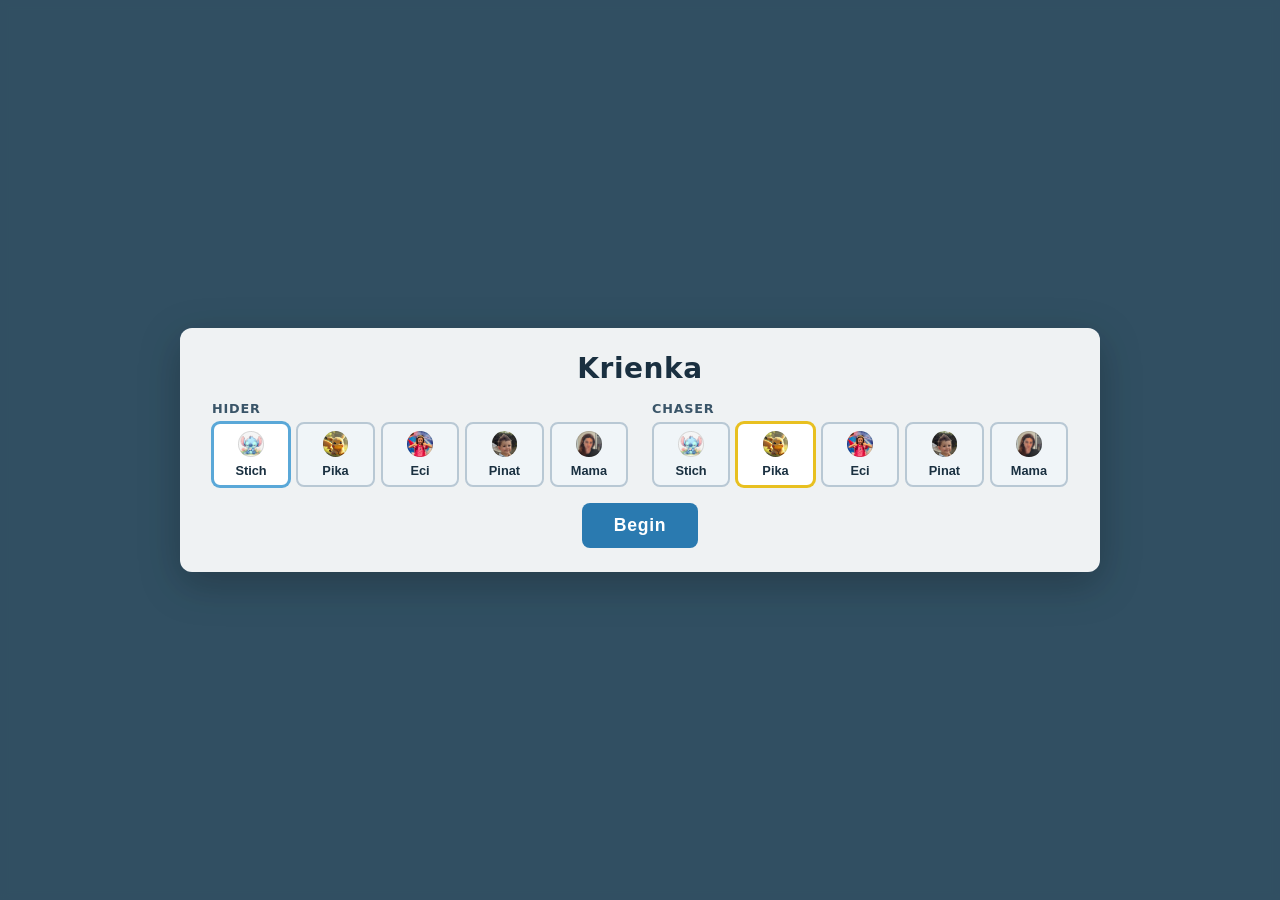
<file: krienka/index.html>
<!doctype html>
<html lang="en">
  <head>
    <meta charset="UTF-8" />
    <link rel="icon" type="image/svg+xml" href="/krienka/favicon.svg" />
    <meta name="viewport" content="width=device-width, initial-scale=1.0, maximum-scale=1.0, user-scalable=no" />
    <title>Krienka</title>
    <script type="module" crossorigin src="/krienka/assets/index-BIi6Q6qq.js"></script>
    <link rel="stylesheet" crossorigin href="/krienka/assets/index-BnZ0_Y6I.css">
  </head>
  <body>
    <div id="app"></div>
  </body>
</html>
</file>
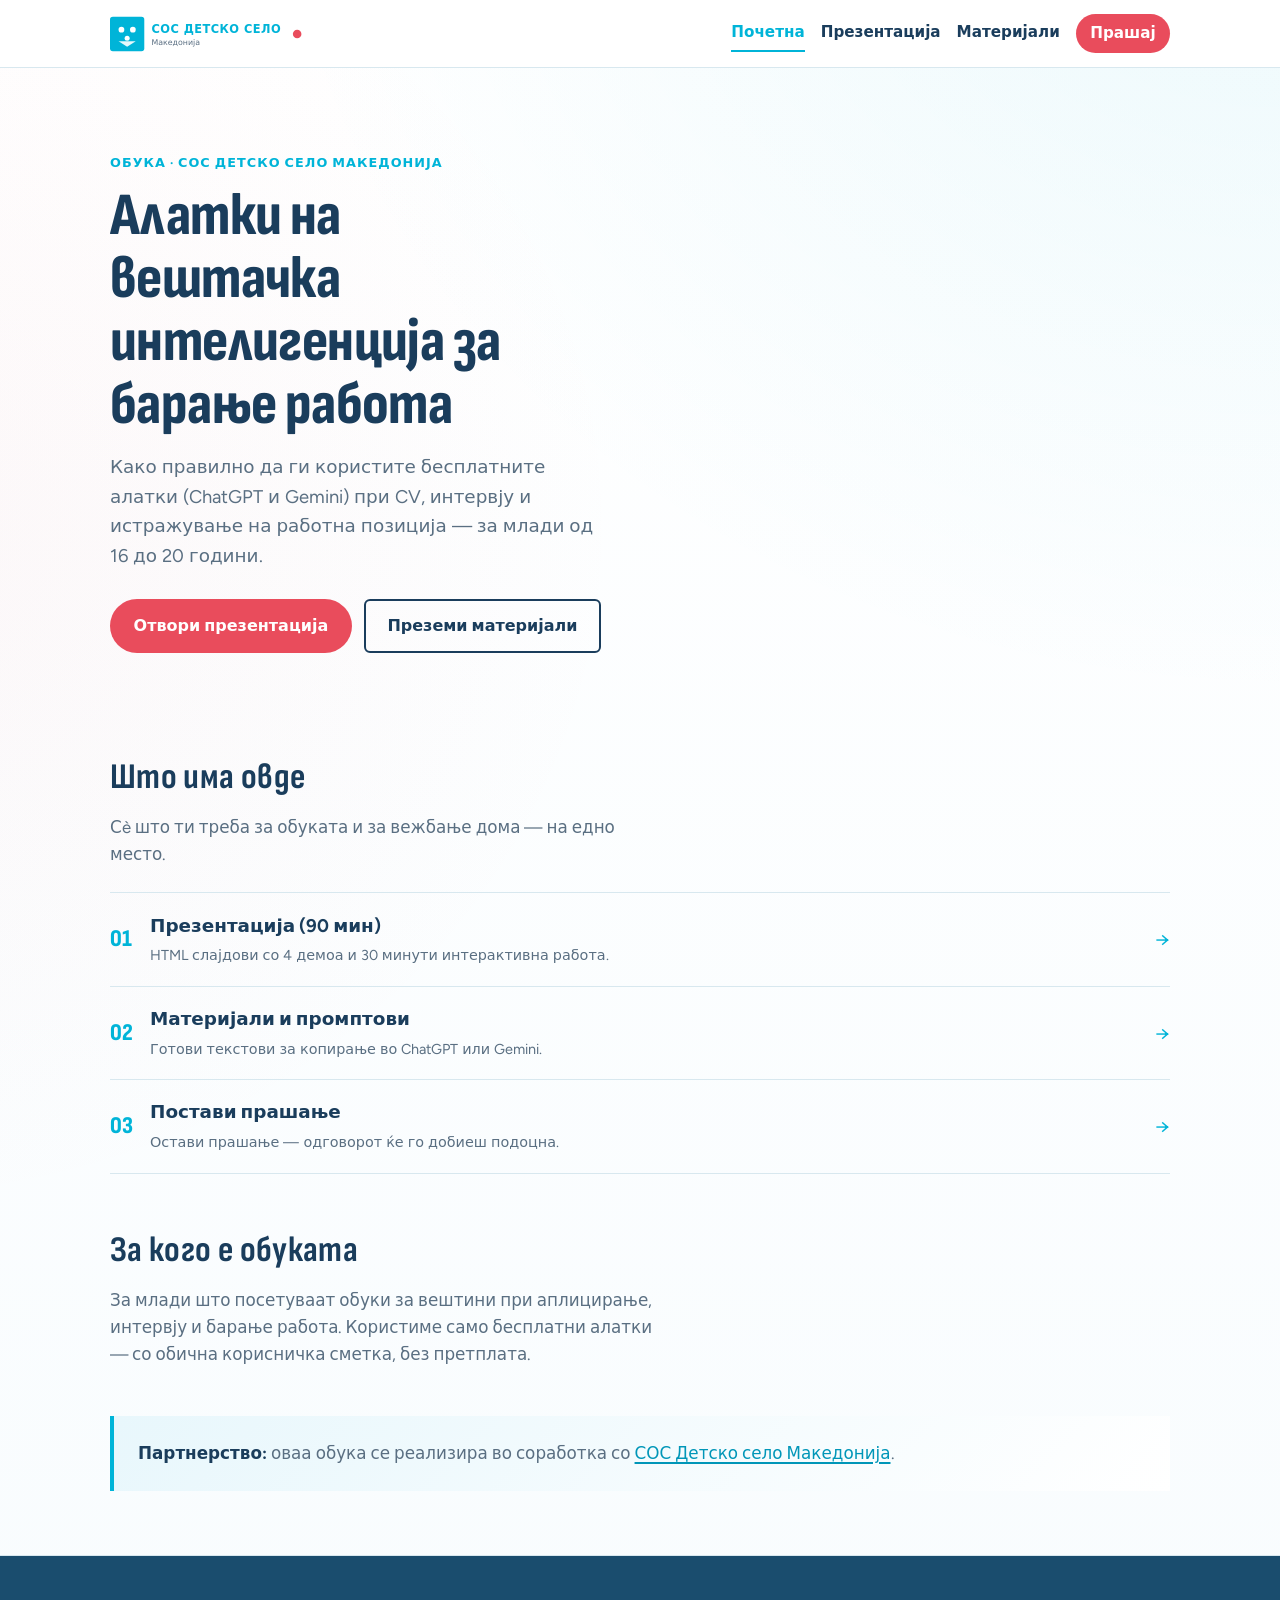
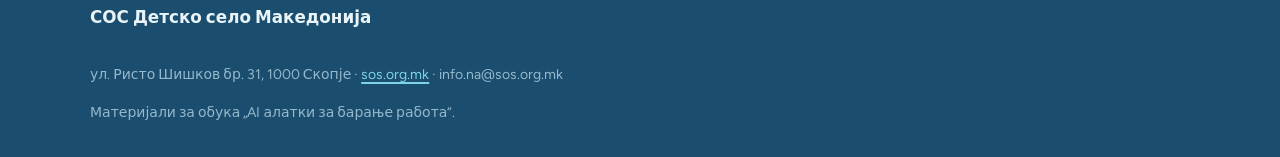
<file: prezentacija/index.html>
<!DOCTYPE html>
<html lang="mk">
<head>
  <meta charset="UTF-8" />
  <meta name="viewport" content="width=device-width, initial-scale=1" />
  <title>AI алатки за барање работа | СОС Детско село</title>
  <meta name="description" content="Обука за млади: како правилно да ги користите бесплатните AI алатки (ChatGPT, Gemini) при барање работа." />
  <link rel="stylesheet" href="css/styles.css" />
  <link rel="icon" href="assets/logo-sos.svg" type="image/svg+xml" />
</head>
<body>
  <header class="site-header">
    <div class="header-inner">
      <a class="brand" href="index.html">
        <img src="assets/logo-sos.svg" alt="СОС Детско село Македонија" width="200" height="53" />
      </a>
      <nav class="nav" aria-label="Главна навигација">
        <a href="index.html" aria-current="page">Почетна</a>
        <a href="prezentacija.html">Презентација</a>
        <a href="materijali.html">Материјали</a>
        <a class="nav-cta" href="prasanje.html">Прашај</a>
      </nav>
    </div>
  </header>

  <main class="site-main">
    <section class="hero">
      <p class="hero-kicker">Обука · СОС Детско село Македонија</p>
      <h1>Алатки на вештачка интелигенција за барање работа</h1>
      <p class="hero-lead">
        Како правилно да ги користите бесплатните алатки (ChatGPT и Gemini)
        при CV, интервју и истражување на работна позиција — за млади од 16 до 20 години.
      </p>
      <div class="hero-actions">
        <a class="btn btn-primary" href="prezentacija.html">Отвори презентација</a>
        <a class="btn btn-ghost" href="materijali.html">Преземи материјали</a>
      </div>
    </section>

    <section class="section">
      <h2>Што има овде</h2>
      <p class="section-intro">Сè што ти треба за обуката и за вежбање дома — на едно место.</p>
      <div class="link-rows">
        <a class="link-row" href="prezentacija.html">
          <span class="link-row-num">01</span>
          <div>
            <h3>Презентација (90 мин)</h3>
            <p>HTML слајдови со 4 демоа и 30 минути интерактивна работа.</p>
          </div>
          <span class="link-row-arrow" aria-hidden="true">→</span>
        </a>
        <a class="link-row" href="materijali.html">
          <span class="link-row-num">02</span>
          <div>
            <h3>Материјали и промптови</h3>
            <p>Готови текстови за копирање во ChatGPT или Gemini.</p>
          </div>
          <span class="link-row-arrow" aria-hidden="true">→</span>
        </a>
        <a class="link-row" href="prasanje.html">
          <span class="link-row-num">03</span>
          <div>
            <h3>Постави прашање</h3>
            <p>Остави прашање — одговорот ќе го добиеш подоцна.</p>
          </div>
          <span class="link-row-arrow" aria-hidden="true">→</span>
        </a>
      </div>
    </section>

    <section class="section">
      <h2>За кого е обуката</h2>
      <p class="section-intro">
        За млади што посетуваат обуки за вештини при аплицирање, интервју и барање работа.
        Користиме само бесплатни алатки — со обична корисничка сметка, без претплата.
      </p>
    </section>

    <div class="partner-band">
      <p>
        <strong>Партнерство:</strong> оваа обука се реализира во соработка со
        <a href="https://sos.org.mk" target="_blank" rel="noopener noreferrer">СОС Детско село Македонија</a>.
      </p>
    </div>
  </main>

  <footer class="site-footer">
    <div class="footer-inner">
      <p><strong>СОС Детско село Македонија</strong></p>
      <p class="footer-note">
        ул. Ристо Шишков бр. 31, 1000 Скопје ·
        <a href="https://sos.org.mk">sos.org.mk</a> ·
        info.na@sos.org.mk
      </p>
      <p class="footer-note">Материјали за обука „AI алатки за барање работа“.</p>
    </div>
  </footer>
</body>
</html>
</file>
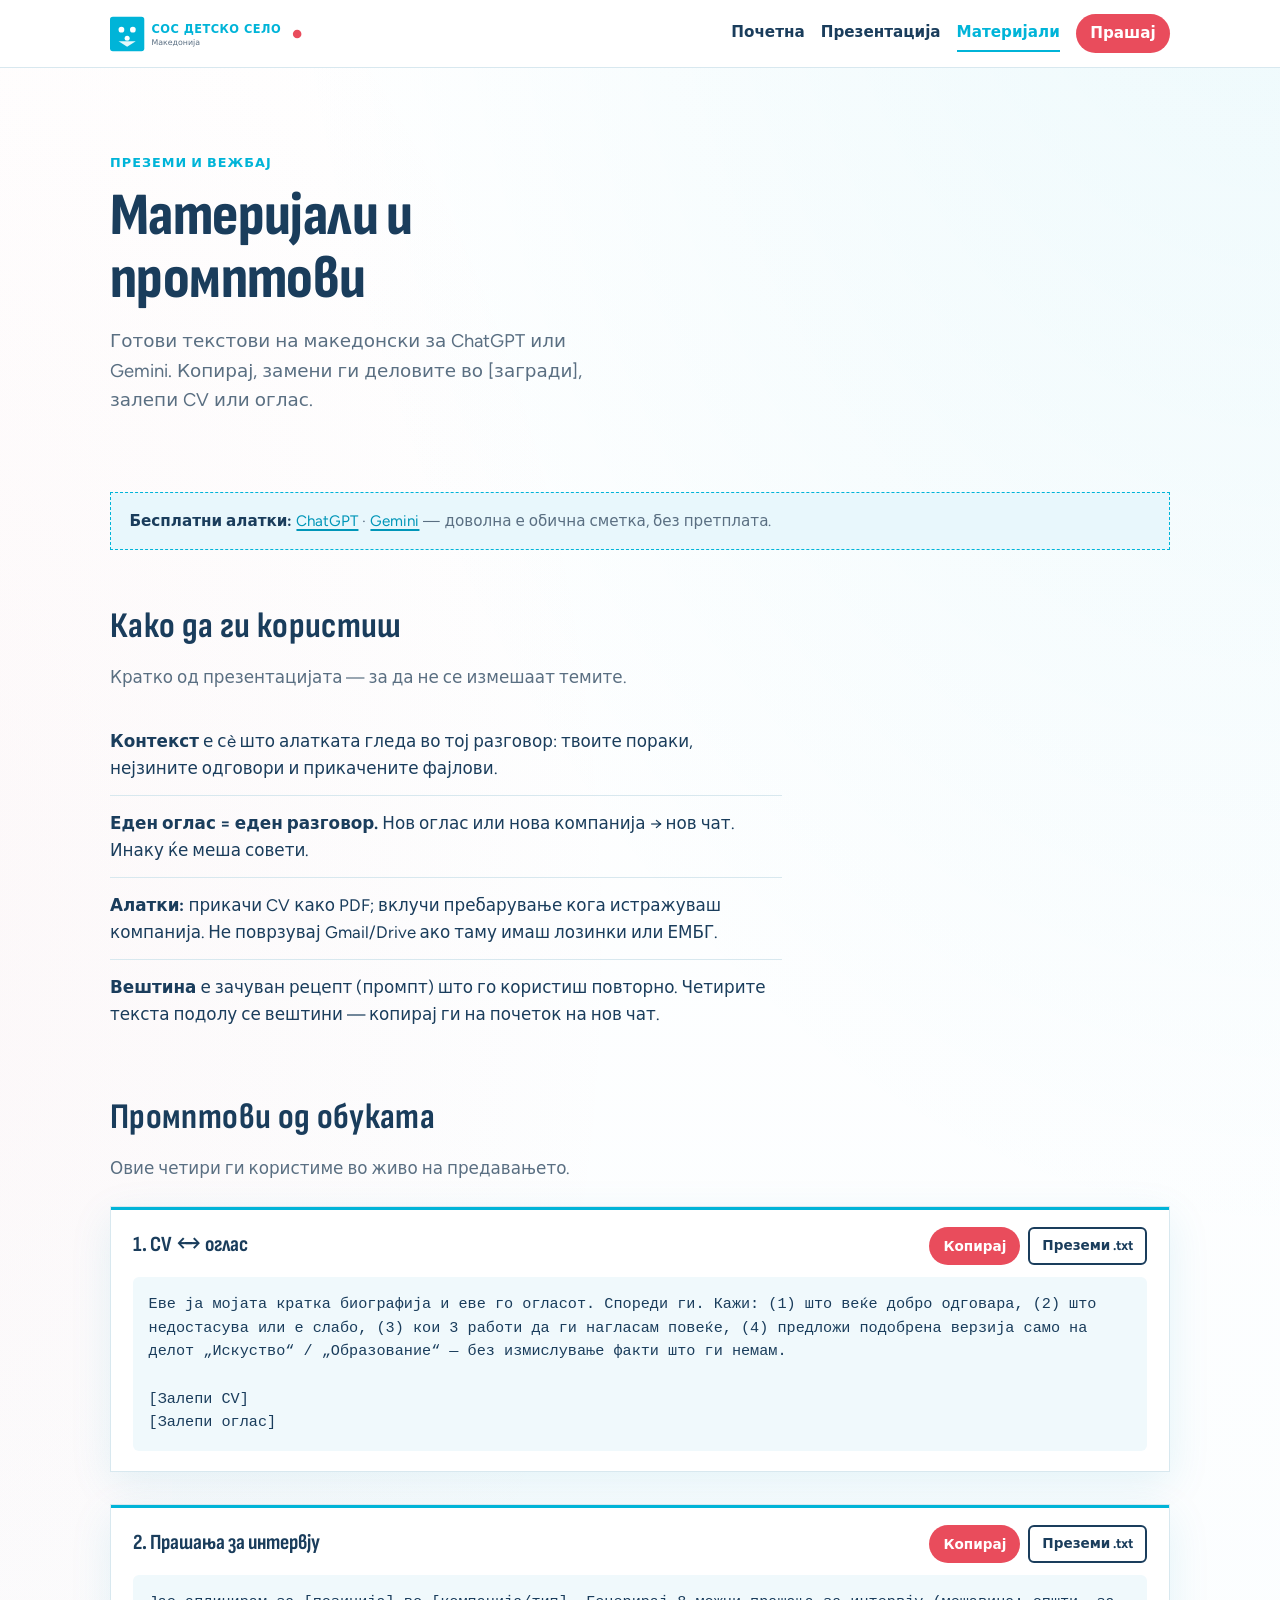
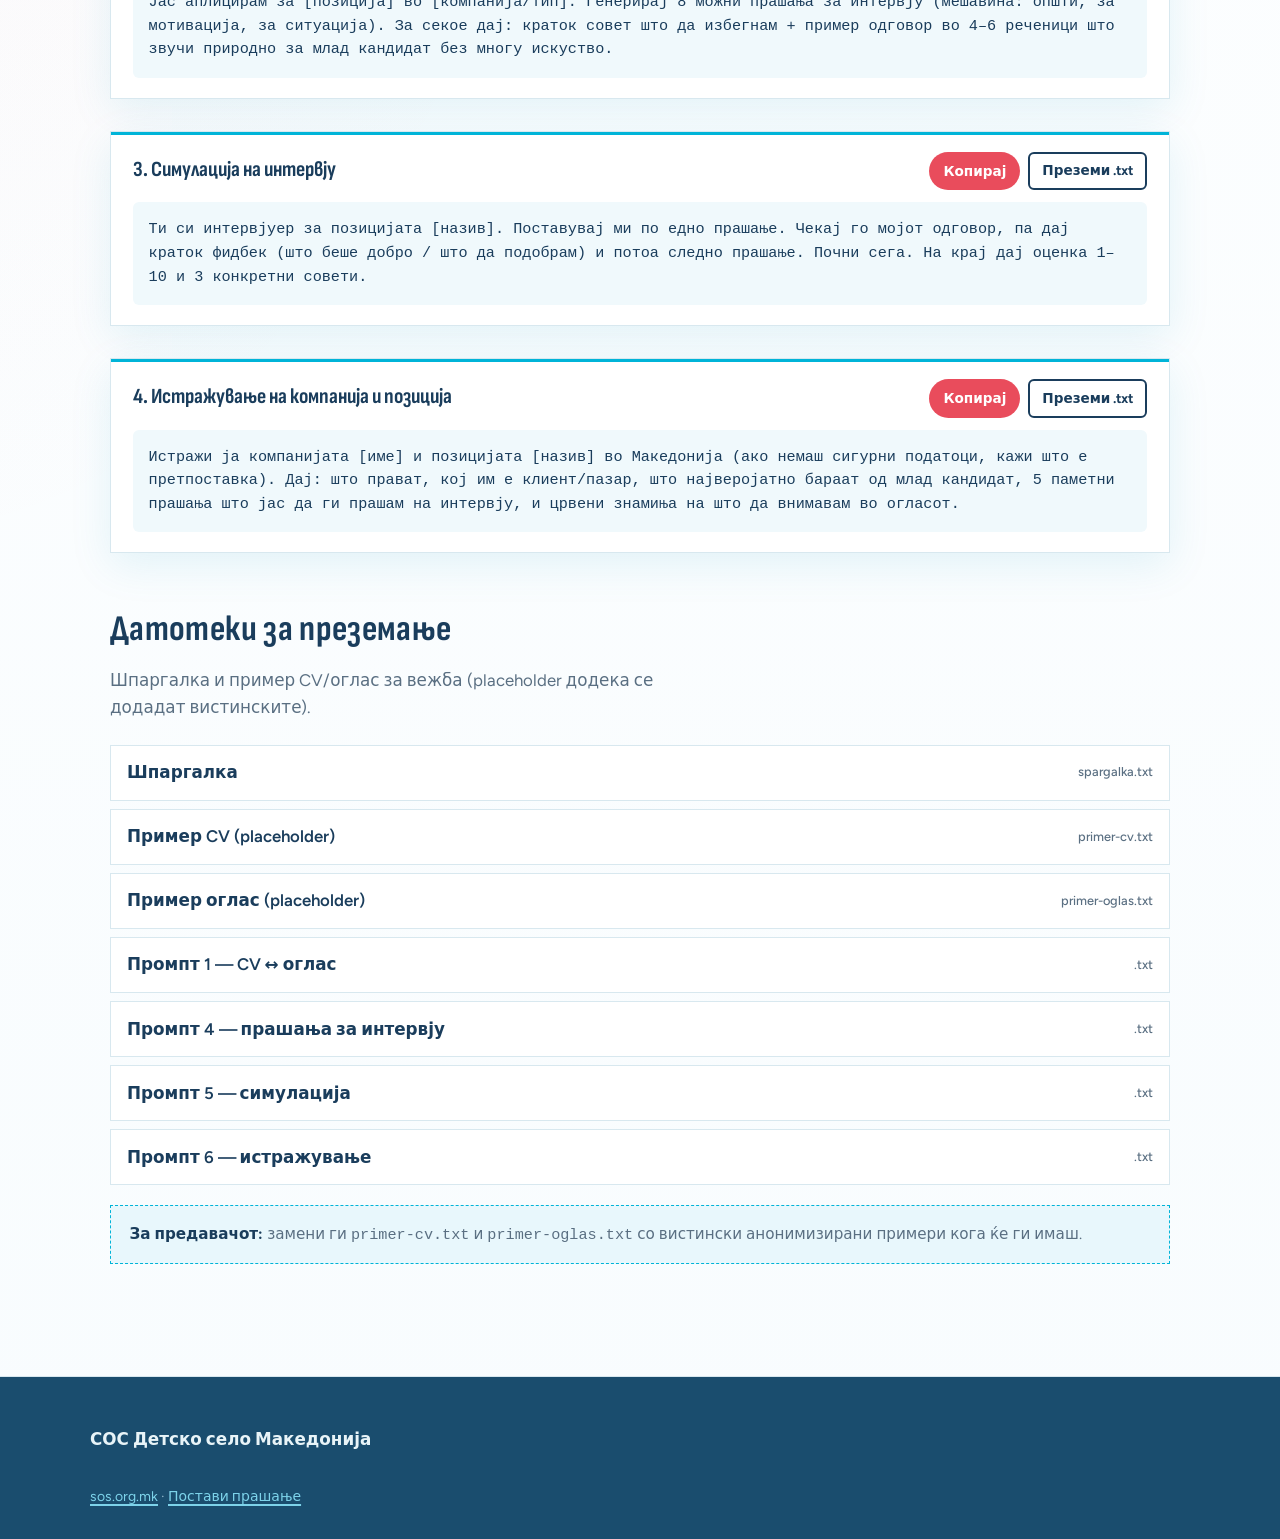
<file: prezentacija/materijali.html>
<!DOCTYPE html>
<html lang="mk">
<head>
  <meta charset="UTF-8" />
  <meta name="viewport" content="width=device-width, initial-scale=1" />
  <title>Материјали | AI алатки за барање работа</title>
  <link rel="stylesheet" href="css/styles.css" />
  <link rel="icon" href="assets/logo-sos.svg" type="image/svg+xml" />
</head>
<body>
  <header class="site-header">
    <div class="header-inner">
      <a class="brand" href="index.html">
        <img src="assets/logo-sos.svg" alt="СОС Детско село Македонија" width="200" height="53" />
      </a>
      <nav class="nav" aria-label="Главна навигација">
        <a href="index.html">Почетна</a>
        <a href="prezentacija.html">Презентација</a>
        <a href="materijali.html" aria-current="page">Материјали</a>
        <a class="nav-cta" href="prasanje.html">Прашај</a>
      </nav>
    </div>
  </header>

  <main class="site-main">
    <section class="hero">
      <p class="hero-kicker">Преземи и вежбај</p>
      <h1>Материјали и промптови</h1>
      <p class="hero-lead">
        Готови текстови на македонски за ChatGPT или Gemini.
        Копирај, замени ги деловите во [загради], залепи CV или оглас.
      </p>
    </section>

    <div class="note-box">
      <strong>Бесплатни алатки:</strong>
      <a href="https://chatgpt.com" target="_blank" rel="noopener noreferrer">ChatGPT</a>
      ·
      <a href="https://gemini.google.com" target="_blank" rel="noopener noreferrer">Gemini</a>
      — доволна е обична сметка, без претплата.
    </div>

    <section class="section">
      <h2>Како да ги користиш</h2>
      <p class="section-intro">Кратко од презентацијата — за да не се измешаат темите.</p>
      <ul class="howto-list">
        <li>
          <strong>Контекст</strong> е сè што алатката гледа во тој разговор: твоите пораки, нејзините одговори и прикачените фајлови.
        </li>
        <li>
          <strong>Еден оглас = еден разговор.</strong> Нов оглас или нова компанија → нов чат. Инаку ќе меша совети.
        </li>
        <li>
          <strong>Алатки:</strong> прикачи CV како PDF; вклучи пребарување кога истражуваш компанија. Не поврзувај Gmail/Drive ако таму имаш лозинки или ЕМБГ.
        </li>
        <li>
          <strong>Вештина</strong> е зачуван рецепт (промпт) што го користиш повторно. Четирите текста подолу се вештини — копирај ги на почеток на нов чат.
        </li>
      </ul>
    </section>

    <section class="section">
      <h2>Промптови од обуката</h2>
      <p class="section-intro">Овие четири ги користиме во живо на предавањето.</p>

      <article class="prompt-block">
        <div class="prompt-meta">
          <h3>1. CV ↔ оглас</h3>
          <div class="prompt-actions">
            <button type="button" class="btn btn-primary btn-sm" data-copy="prompt-1">Копирај</button>
            <a class="btn btn-ghost btn-sm" href="materijali/prompt-01-cv-oglas.txt" download>Преземи .txt</a>
          </div>
        </div>
        <pre class="prompt-text" id="prompt-1">Еве ја мојата кратка биографија и еве го огласот. Спореди ги. Кажи: (1) што веќе добро одговара, (2) што недостасува или е слабо, (3) кои 3 работи да ги нагласам повеќе, (4) предложи подобрена верзија само на делот „Искуство“ / „Образование“ — без измислување факти што ги немам.

[Залепи CV]
[Залепи оглас]</pre>
      </article>

      <article class="prompt-block">
        <div class="prompt-meta">
          <h3>2. Прашања за интервју</h3>
          <div class="prompt-actions">
            <button type="button" class="btn btn-primary btn-sm" data-copy="prompt-4">Копирај</button>
            <a class="btn btn-ghost btn-sm" href="materijali/prompt-04-intervju-prasanja.txt" download>Преземи .txt</a>
          </div>
        </div>
        <pre class="prompt-text" id="prompt-4">Јас аплицирам за [позиција] во [компанија/тип]. Генерирај 8 можни прашања за интервју (мешавина: општи, за мотивација, за ситуација). За секое дај: краток совет што да избегнам + пример одговор во 4–6 реченици што звучи природно за млад кандидат без многу искуство.</pre>
      </article>

      <article class="prompt-block">
        <div class="prompt-meta">
          <h3>3. Симулација на интервју</h3>
          <div class="prompt-actions">
            <button type="button" class="btn btn-primary btn-sm" data-copy="prompt-5">Копирај</button>
            <a class="btn btn-ghost btn-sm" href="materijali/prompt-05-simulacija-intervju.txt" download>Преземи .txt</a>
          </div>
        </div>
        <pre class="prompt-text" id="prompt-5">Ти си интервјуер за позицијата [назив]. Поставувај ми по едно прашање. Чекај го мојот одговор, па дај краток фидбек (што беше добро / што да подобрам) и потоа следно прашање. Почни сега. На крај дај оценка 1–10 и 3 конкретни совети.</pre>
      </article>

      <article class="prompt-block">
        <div class="prompt-meta">
          <h3>4. Истражување на компанија и позиција</h3>
          <div class="prompt-actions">
            <button type="button" class="btn btn-primary btn-sm" data-copy="prompt-6">Копирај</button>
            <a class="btn btn-ghost btn-sm" href="materijali/prompt-06-istrazuvanje-kompanija.txt" download>Преземи .txt</a>
          </div>
        </div>
        <pre class="prompt-text" id="prompt-6">Истражи ја компанијата [име] и позицијата [назив] во Македонија (ако немаш сигурни податоци, кажи што е претпоставка). Дај: што прават, кој им е клиент/пазар, што најверојатно бараат од млад кандидат, 5 паметни прашања што јас да ги прашам на интервју, и црвени знамиња на што да внимавам во огласот.</pre>
      </article>
    </section>

    <section class="section">
      <h2>Датотеки за преземање</h2>
      <p class="section-intro">Шпаргалка и пример CV/оглас за вежба (placeholder додека се додадат вистинските).</p>
      <ul class="download-list">
        <li>
          <a href="materijali/spargalka.txt" download>
            Шпаргалка
            <span>spargalka.txt</span>
          </a>
        </li>
        <li>
          <a href="materijali/primer-cv.txt" download>
            Пример CV (placeholder)
            <span>primer-cv.txt</span>
          </a>
        </li>
        <li>
          <a href="materijali/primer-oglas.txt" download>
            Пример оглас (placeholder)
            <span>primer-oglas.txt</span>
          </a>
        </li>
        <li>
          <a href="materijali/prompt-01-cv-oglas.txt" download>
            Промпт 1 — CV ↔ оглас
            <span>.txt</span>
          </a>
        </li>
        <li>
          <a href="materijali/prompt-04-intervju-prasanja.txt" download>
            Промпт 4 — прашања за интервју
            <span>.txt</span>
          </a>
        </li>
        <li>
          <a href="materijali/prompt-05-simulacija-intervju.txt" download>
            Промпт 5 — симулација
            <span>.txt</span>
          </a>
        </li>
        <li>
          <a href="materijali/prompt-06-istrazuvanje-kompanija.txt" download>
            Промпт 6 — истражување
            <span>.txt</span>
          </a>
        </li>
      </ul>
      <p class="note-box" style="margin-top: 1.25rem">
        <strong>За предавачот:</strong> замени ги <code>primer-cv.txt</code> и <code>primer-oglas.txt</code>
        со вистински анонимизирани примери кога ќе ги имаш.
      </p>
    </section>
  </main>

  <footer class="site-footer">
    <div class="footer-inner">
      <p><strong>СОС Детско село Македонија</strong></p>
      <p class="footer-note">
        <a href="https://sos.org.mk">sos.org.mk</a> ·
        <a href="prasanje.html">Постави прашање</a>
      </p>
    </div>
  </footer>

  <script>
    document.querySelectorAll("[data-copy]").forEach(function (btn) {
      btn.addEventListener("click", function () {
        var el = document.getElementById(btn.getAttribute("data-copy"));
        if (!el) return;
        var text = el.textContent;
        function done() {
          var prev = btn.textContent;
          btn.textContent = "Копирано!";
          setTimeout(function () { btn.textContent = prev; }, 1600);
        }
        if (navigator.clipboard && navigator.clipboard.writeText) {
          navigator.clipboard.writeText(text).then(done).catch(function () {
            fallback();
          });
        } else {
          fallback();
        }
        function fallback() {
          var ta = document.createElement("textarea");
          ta.value = text;
          document.body.appendChild(ta);
          ta.select();
          try { document.execCommand("copy"); done(); } catch (e) {}
          document.body.removeChild(ta);
        }
      });
    });
  </script>
</body>
</html>
</file>
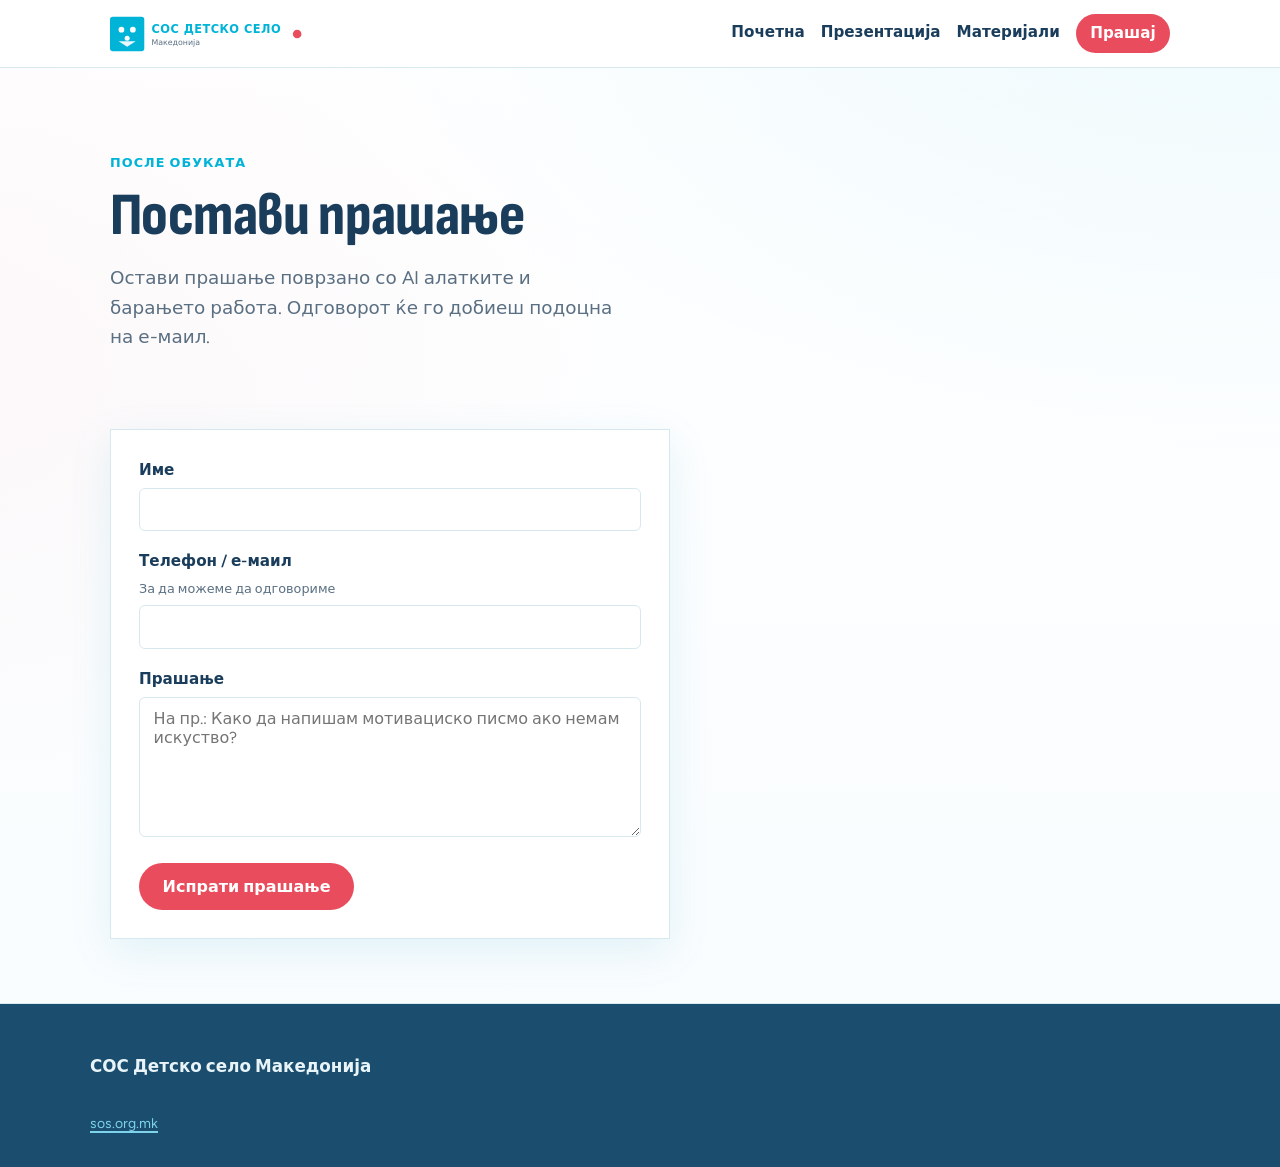
<file: prezentacija/prasanje.html>
<!DOCTYPE html>
<html lang="mk">
<head>
  <meta charset="UTF-8" />
  <meta name="viewport" content="width=device-width, initial-scale=1" />
  <title>Постави прашање | AI алатки за барање работа</title>
  <link rel="stylesheet" href="css/styles.css" />
  <link rel="icon" href="assets/logo-sos.svg" type="image/svg+xml" />
</head>
<body>
  <header class="site-header">
    <div class="header-inner">
      <a class="brand" href="index.html">
        <img src="assets/logo-sos.svg" alt="СОС Детско село Македонија" width="200" height="53" />
      </a>
      <nav class="nav" aria-label="Главна навигација">
        <a href="index.html">Почетна</a>
        <a href="prezentacija.html">Презентација</a>
        <a href="materijali.html">Материјали</a>
        <a class="nav-cta" href="prasanje.html" aria-current="page">Прашај</a>
      </nav>
    </div>
  </header>

  <main class="site-main">
    <section class="hero">
      <p class="hero-kicker">После обуката</p>
      <h1>Постави прашање</h1>
      <p class="hero-lead">
        Остави прашање поврзано со AI алатките и барањето работа.
        Одговорот ќе го добиеш подоцна на е-маил.
      </p>
    </section>

    <div class="note-box form-config-missing" id="form-config-banner" hidden>
      <strong>За предавачот:</strong> формата сè уште не е поврзана со Google Form.
      Пополни <code>js/form-config.js</code> според упатството во README.
    </div>

    <div class="form-card">
      <form id="question-form" novalidate>
        <div class="form-group">
          <label for="name">Име</label>
          <input id="name" name="name" type="text" autocomplete="name" required maxlength="120" />
        </div>
        <div class="form-group">
          <label for="email">Телефон / е-маил</label>
          <span class="hint">За да можеме да одговориме</span>
          <input id="email" name="email" type="text" autocomplete="email" required maxlength="200" />
        </div>
        <div class="form-group">
          <label for="question">Прашање</label>
          <textarea id="question" name="question" required maxlength="4000" placeholder="На пр.: Како да напишам мотивациско писмо ако немам искуство?"></textarea>
        </div>
        <button class="btn btn-primary" type="submit">Испрати прашање</button>
        <div class="form-status" id="form-status" role="status" aria-live="polite" hidden></div>
      </form>
    </div>
  </main>

  <footer class="site-footer">
    <div class="footer-inner">
      <p><strong>СОС Детско село Македонија</strong></p>
      <p class="footer-note"><a href="https://sos.org.mk">sos.org.mk</a></p>
    </div>
  </footer>

  <script src="js/form-config.js"></script>
  <script src="js/form.js"></script>
</body>
</html>
</file>
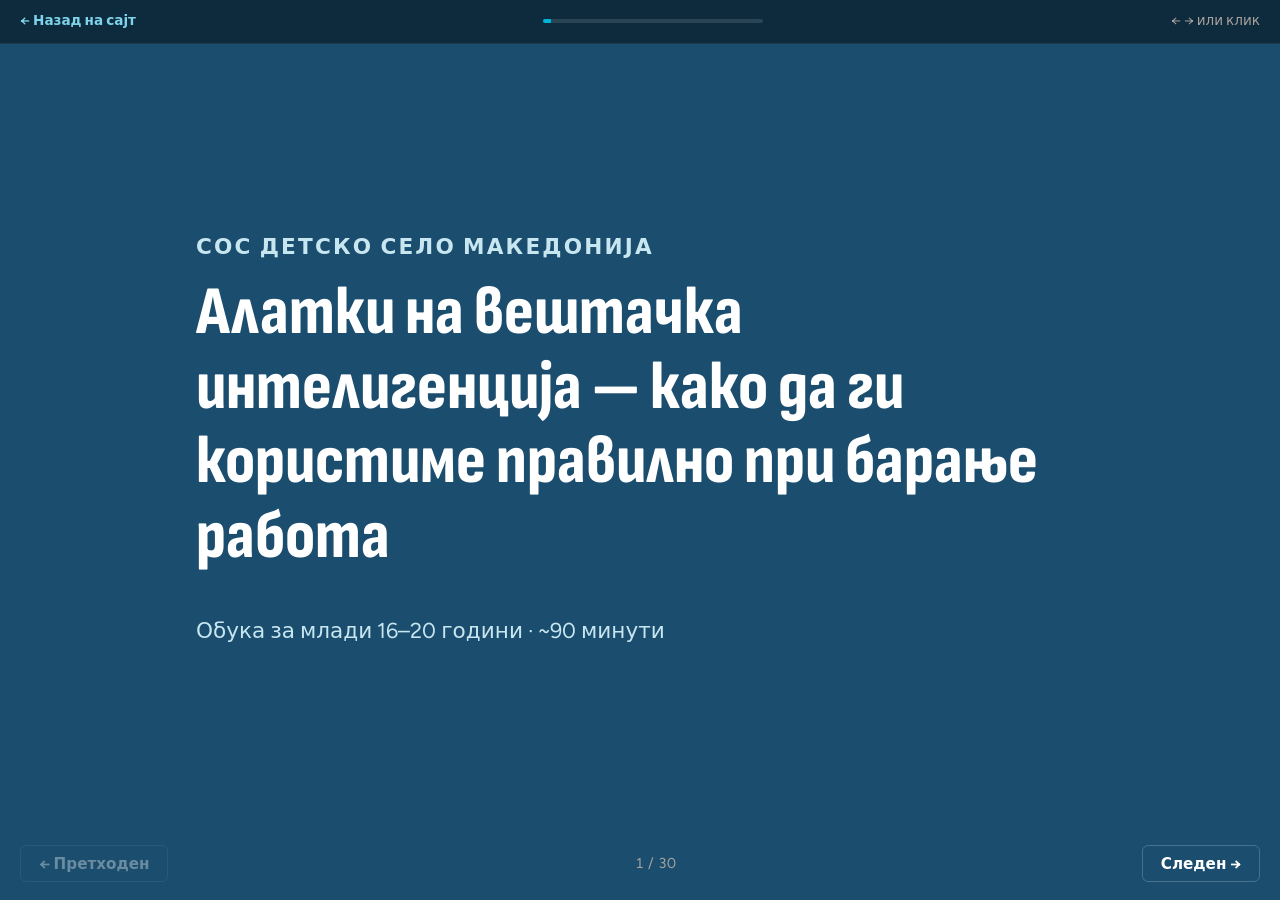
<file: prezentacija/prezentacija.html>
<!DOCTYPE html>
<html lang="mk">
<head>
  <meta charset="UTF-8" />
  <meta name="viewport" content="width=device-width, initial-scale=1" />
  <title>Презентација | AI алатки за барање работа</title>
  <link rel="stylesheet" href="css/styles.css" />
  <link rel="icon" href="assets/logo-sos.svg" type="image/svg+xml" />
</head>
<body class="presentation-mode">
  <div class="deck">
    <div class="deck-toolbar">
      <a href="index.html">← Назад на сајт</a>
      <div class="deck-progress" aria-hidden="true">
        <div class="deck-progress-bar" id="progress-bar"></div>
      </div>
      <span>← → или клик</span>
    </div>

    <div class="slides" id="slides">
      <!-- 1 -->
      <section class="slide" data-slide="1">
        <p class="slide-kicker">СОС Детско село Македонија</p>
        <h1>Алатки на вештачка интелигенција — како да ги користиме правилно при барање работа</h1>
        <p>Обука за млади 16–20 години · ~90 минути</p>
      </section>

      <!-- 2 -->
      <section class="slide" data-slide="2">
        <p class="slide-kicker">Денес</p>
        <h2>Што ќе направиме</h2>
        <div class="timing-grid">
          <div class="timing-row"><span>~20 мин</span><span>Како работи AI, контекст, алатки, вештини, правила</span></div>
          <div class="timing-row"><span>~35 мин</span><span>4 демоа (CV, интервју, симулација, истражување)</span></div>
          <div class="timing-row"><span>~30 мин</span><span>Интерактивно — ваши примери и прашања</span></div>
          <div class="timing-row"><span>~5 мин</span><span>Материјали и како да продолжите дома</span></div>
        </div>
      </section>

      <!-- 3 -->
      <section class="slide" data-slide="3">
        <p class="slide-kicker">Алатки</p>
        <h2>Само бесплатни алатки</h2>
        <ul>
          <li><strong>ChatGPT</strong> — chatgpt.com · бесплатна сметка</li>
          <li><strong>Gemini</strong> — gemini.google.com · Google сметка</li>
          <li>Не треба платена претплата за денешните вежби</li>
          <li>Промптовите се на <strong>македонски</strong> — копирај и залепи</li>
        </ul>
      </section>

      <!-- 4 -->
      <section class="slide" data-slide="4">
        <p class="slide-kicker">Како работи</p>
        <h2>ChatGPT и Gemini се разговор</h2>
        <ul>
          <li>Ти пишуваш порака → алатката одговара со текст</li>
          <li>Не те „познава“ однапред — знае само што ќе ѝ кажеш <em>во тој разговор</em></li>
          <li>По основ не бара по интернет — одговара од овој разговор</li>
          <li>Може да звучи сигурно — и пак да згреши или да измисли</li>
        </ul>
      </section>

      <!-- 5 -->
      <section class="slide" data-slide="5">
        <p class="slide-kicker">Како работи</p>
        <h2>Иста идеја, две алатки</h2>
        <ul>
          <li><strong>ChatGPT</strong> — сметка на chatgpt.com</li>
          <li><strong>Gemini</strong> — истата Google сметка што ја користиш за Gmail/YouTube</li>
          <li>Промптовите од денес работат на обете</li>
          <li>Ако едната е полна или бавна — пробај ја другата</li>
        </ul>
      </section>

      <!-- 6 -->
      <section class="slide" data-slide="6">
        <p class="slide-kicker">Правила</p>
        <h2>Како да користиш AI правилно</h2>
        <ul>
          <li><strong>Не измислувај факти</strong> — кажи ѝ на алатката што е вистина за тебе</li>
          <li><strong>Провери</strong> секој одговор пред да го користиш</li>
          <li><strong>Ти одлучуваш</strong> — AI предлага, ти потпишуваш</li>
          <li><strong>Не споделувај</strong> чувствителни лични податоци (ЕМБГ, лозинки, точна адреса)</li>
          <li>AI може да греши или да „измисли“ — особено за компании и факти</li>
        </ul>
      </section>

      <!-- 7 -->
      <section class="slide" data-slide="7">
        <p class="slide-kicker">Контекст</p>
        <h2>Што значи „контекст“</h2>
        <ul>
          <li>Контекст = сè што алатката <strong>гледа сега</strong></li>
          <li>Твоите пораки + нејзините одговори + прикачените фајлови</li>
          <li>Ако не кажеш која позиција си — ќе погоди на слепо</li>
          <li>Појасен контекст = покорисен одговор</li>
        </ul>
      </section>

      <!-- 8 -->
      <section class="slide" data-slide="8">
        <p class="slide-kicker">Контекст</p>
        <h2>Еден разговор = една тема</h2>
        <ul>
          <li>Секој чат помни само што се случило <strong>во него</strong></li>
          <li>CV за кафуле + домашна по математика во ист чат = измешани совети</li>
          <li><strong>Еден оглас / една компанија = еден разговор</strong></li>
          <li>Нов оглас → <strong>нов разговор</strong> (не продолжувај го стариот)</li>
        </ul>
        <div class="slide-demo">Покажи: копче „нов чат“ во ChatGPT / Gemini</div>
      </section>

      <!-- 9 -->
      <section class="slide" data-slide="9">
        <p class="slide-kicker">Контекст</p>
        <h2>Кога да почнеш нов разговор</h2>
        <ul>
          <li>Смени компанија или позиција</li>
          <li>Чатот стана долг и одговорите се чудни</li>
          <li>Сакаш чист старт, без стари инструкции</li>
        </ul>
        <p>Нов чат = празен ум. Повторно залепи CV, оглас и што да не измисли.</p>
      </section>

      <!-- 10 -->
      <section class="slide" data-slide="10">
        <p class="slide-kicker">Пред демо</p>
        <h2>Добра навика: дај контекст</h2>
        <ul>
          <li>Која позиција / оглас</li>
          <li>Што веќе имаш (CV, искуство, обуки)</li>
          <li>Што сакаш како излез (кратко, точки, тон…)</li>
          <li>Што <em>не</em> смее да измисли</li>
        </ul>
      </section>

      <!-- 11 -->
      <section class="slide" data-slide="11">
        <p class="slide-kicker">Алатки</p>
        <h2>Што значи „поврзи алатка“</h2>
        <ul>
          <li>Освен текст, може да <strong>прикачиш фајл</strong> (CV како PDF) или слика од оглас</li>
          <li>Може да <strong>пребарува интернет</strong> — корисно за компании, пак провери ти</li>
          <li>Gemini може да се врзе со Drive / Gmail — само ако навистина ти треба</li>
          <li>Не поврзувај алатки што држат лозинки, ЕМБГ или банкарски податоци</li>
        </ul>
      </section>

      <!-- 12 -->
      <section class="slide" data-slide="12">
        <p class="slide-kicker">Вештини</p>
        <h2>Реискористлива вештина = рецепт</h2>
        <ul>
          <li><strong>Контекст</strong> = факти за тебе и за <em>овој</em> оглас</li>
          <li><strong>Вештина</strong> = како да работи <em>секој пат</em> (чекори + правила)</li>
          <li>Пример: „Спореди CV со оглас во 4 точки, без измислување“</li>
          <li>Четирите промптови од денес <strong>се вештини</strong> — зачувај ги и повторно ги користи</li>
        </ul>
      </section>

      <!-- 13 -->
      <section class="slide" data-slide="13">
        <p class="slide-kicker">Вештини</p>
        <h2>Каде се чуваат</h2>
        <ul>
          <li><strong>Бесплатно денес:</strong> промпт во Белешки → копирај на почеток на нов чат</li>
          <li>ChatGPT: Skills / сопствени GPT-и — ако ги гледаш во менито</li>
          <li>Gemini: Gems — зачувани инструкции за еден тип задача</li>
          <li>Не мора платена сметка: истиот ефект го дава зачуван промпт</li>
        </ul>
      </section>

      <!-- 14 Demo 1 intro -->
      <section class="slide" data-slide="14">
        <p class="slide-kicker">Демо 1 · ~8 мин</p>
        <h2>CV ↔ оглас</h2>
        <p>Споредба на твојата биографија со огласот: што одговара, што недостасува, што да се нагласи.</p>
        <div class="slide-demo">Потоа: живо демо во ChatGPT или Gemini</div>
      </section>

      <!-- 15 -->
      <section class="slide" data-slide="15">
        <p class="slide-kicker">Промпт 1</p>
        <h2>Копирај го овој промпт</h2>
        <pre class="slide-prompt">Еве ја мојата кратка биографија и еве го огласот. Спореди ги. Кажи: (1) што веќе добро одговара, (2) што недостасува или е слабо, (3) кои 3 работи да ги нагласам повеќе, (4) предложи подобрена верзија само на делот „Искуство“ / „Образование“ — без измислување факти што ги немам.

[Залепи CV]
[Залепи оглас]</pre>
      </section>

      <!-- 16 -->
      <section class="slide" data-slide="16">
        <p class="slide-kicker">Демо 1</p>
        <h2>Што гледаме во одговорот</h2>
        <ul>
          <li>Поклопување клучни зборови од огласот</li>
          <li>Празнини што можеш да ги покриеш со обука/волонтерство</li>
          <li>Појасни формулации — без лаги</li>
        </ul>
        <div class="slide-demo">▶ Живо демо сега</div>
      </section>

      <!-- 17 Demo 2 -->
      <section class="slide" data-slide="17">
        <p class="slide-kicker">Демо 2 · ~8 мин</p>
        <h2>Припрема за интервју — тест прашања</h2>
        <p>Генерирај можни прашања и пример-одговори што звучат природно за млад кандидат.</p>
        <div class="slide-demo">Потоа: живо демо</div>
      </section>

      <!-- 18 -->
      <section class="slide" data-slide="18">
        <p class="slide-kicker">Промпт 4</p>
        <h2>Копирај го овој промпт</h2>
        <pre class="slide-prompt">Јас аплицирам за [позиција] во [компанија/тип]. Генерирај 8 можни прашања за интервју (мешавина: општи, за мотивација, за ситуација). За секое дај: краток совет што да избегнам + пример одговор во 4–6 реченици што звучи природно за млад кандидат без многу искуство.</pre>
      </section>

      <!-- 19 -->
      <section class="slide" data-slide="19">
        <p class="slide-kicker">Демо 2</p>
        <h2>Совет при вежбање</h2>
        <ul>
          <li>Не учи одговори напамет збор за збор</li>
          <li>Земи идеи → кажи ги со свои зборови</li>
          <li>Подготви 1–2 конкретни примери од училиште, обука или волонтерство</li>
        </ul>
        <div class="slide-demo">▶ Живо демо сега</div>
      </section>

      <!-- 20 Demo 3 -->
      <section class="slide" data-slide="20">
        <p class="slide-kicker">Демо 3 · ~8 мин</p>
        <h2>Симулација на интервју</h2>
        <p>AI како интервјуер: прашање → твој одговор → краток фидбек → следно прашање.</p>
        <div class="slide-demo">Потоа: живо демо (по можност со волонтер од публиката)</div>
      </section>

      <!-- 21 -->
      <section class="slide" data-slide="21">
        <p class="slide-kicker">Промпт 5</p>
        <h2>Копирај го овој промпт</h2>
        <pre class="slide-prompt">Ти си интервјуер за позицијата [назив]. Поставувај ми по едно прашање. Чекај го мојот одговор, па дај краток фидбек (што беше добро / што да подобрам) и потоа следно прашање. Почни сега. На крај дај оценка 1–10 и 3 конкретни совети.</pre>
      </section>

      <!-- 22 -->
      <section class="slide" data-slide="22">
        <p class="slide-kicker">Демо 3</p>
        <h2>Како да вежбаш дома</h2>
        <ul>
          <li>5–10 минути на глас, не само во глава</li>
          <li>Барај фидбек: „биди искрен, кажи што звучи слабо“</li>
          <li>Повтори истите прашања следниот ден</li>
        </ul>
        <div class="slide-demo">▶ Живо демо сега</div>
      </section>

      <!-- 23 Demo 4 -->
      <section class="slide" data-slide="23">
        <p class="slide-kicker">Демо 4 · ~8 мин</p>
        <h2>Истражување на позиција и компанија</h2>
        <p>Што прават, што бараат од млад кандидат, паметни прашања за интервју, црвени знамиња во огласот.</p>
        <div class="slide-demo">Потоа: живо демо</div>
      </section>

      <!-- 24 -->
      <section class="slide" data-slide="24">
        <p class="slide-kicker">Промпт 6</p>
        <h2>Копирај го овој промпт</h2>
        <pre class="slide-prompt">Истражи ја компанијата [име] и позицијата [назив] во Македонија (ако немаш сигурни податоци, кажи што е претпоставка). Дај: што прават, кој им е клиент/пазар, што најверојатно бараат од млад кандидат, 5 паметни прашања што јас да ги прашам на интервју, и црвени знамиња на што да внимавам во огласот.</pre>
      </section>

      <!-- 25 -->
      <section class="slide" data-slide="25">
        <p class="slide-kicker">Демо 4</p>
        <h2>Важно</h2>
        <ul>
          <li>Вклучи пребарување ако го имаш — пак провери на сајт на компанијата</li>
          <li>Ако AI каже „не сум сигурен“ — тоа е добар знак</li>
          <li>Земи 2–3 прашања што навистина сакаш да ги прашаш</li>
        </ul>
        <div class="slide-demo">▶ Живо демо сега</div>
      </section>

      <!-- 26 Interactive -->
      <section class="slide" data-slide="26">
        <p class="slide-kicker">Интерактивно · ~30 мин</p>
        <h2>Ваши случаи</h2>
        <ul>
          <li>Донесете CV, оглас или прашање</li>
          <li>Работиме заедно со истите промптови</li>
          <li>Еден по еден или во парови — како одговара групата</li>
        </ul>
      </section>

      <!-- 27 -->
      <section class="slide" data-slide="27">
        <p class="slide-kicker">Интерактивно</p>
        <h2>Идеи што можеме да пробаме</h2>
        <ul>
          <li>„Овој дел од CV ми звучи слабо“</li>
          <li>„Немам искуство — како да се претставам?“</li>
          <li>„Утре имам интервју — 5 прашања за вежба“</li>
          <li>„Дали овој оглас изгледа во ред?“</li>
        </ul>
      </section>

      <!-- 28 Wrap -->
      <section class="slide" data-slide="28">
        <p class="slide-kicker">Завршеток</p>
        <h2>Понеси ги материјалите</h2>
        <ul>
          <li>Сите промптови се на страницата <strong>Материјали</strong> — тоа се твои вештини</li>
          <li>Вежбај дома: нов оглас = нов разговор</li>
          <li>Имаш прашање подоцна? → <strong>Прашај</strong> на сајтот</li>
        </ul>
      </section>

      <!-- 29 -->
      <section class="slide" data-slide="29">
        <p class="slide-kicker">Запамети</p>
        <h2>Четири реченици</h2>
        <ul>
          <li>AI е асистент, не замена за тебе</li>
          <li>Нов разговор за нова тема</li>
          <li>Вистина + јасен промпт = подобар резултат</li>
          <li>Провери пред да испратиш</li>
        </ul>
      </section>

      <!-- 30 -->
      <section class="slide" data-slide="30">
        <h1>Фала</h1>
        <p>Прашања сега — или подоцна преку сајтот.</p>
      </section>
    </div>

    <div class="deck-nav">
      <button type="button" id="prev-slide">← Претходен</button>
      <span class="deck-counter" id="slide-counter">1 / 30</span>
      <button type="button" id="next-slide">Следен →</button>
    </div>
  </div>
  <script src="js/slides.js"></script>
</body>
</html>
</file>
<file: krienka/assets/index-BnZ0_Y6I.css>
*,:before,:after{box-sizing:border-box;margin:0;padding:0}html,body,#app{touch-action:none;background:#7eb8d4;width:100%;height:100%;font-family:Segoe UI,system-ui,sans-serif;overflow:hidden}canvas{width:100%;height:100%;display:block}.overlay{z-index:10;-webkit-backdrop-filter:blur(4px);backdrop-filter:blur(4px);background:#142837b8;justify-content:center;align-items:center;display:flex;position:absolute;inset:0}.overlay[hidden]{display:none}.overlay-panel{background:#ffffffeb;border-radius:12px;flex-direction:column;align-items:center;gap:1rem;width:min(920px,100vw - 2rem);max-height:calc(100vh - 2rem);padding:1.5rem 2rem;display:flex;overflow-y:auto;box-shadow:0 12px 40px #00000040}.overlay-panel h1{color:#1a3040;letter-spacing:.02em;font-size:1.75rem;font-weight:700}.overlay-panel .result{color:#1a3040;text-align:center;font-size:1.5rem;font-weight:600}.role-picker{grid-template-columns:1fr 1fr;gap:1rem 1.5rem;width:100%;display:grid}.role-row{flex-direction:column;gap:.4rem;width:100%;min-width:0;display:flex}.role-label{color:#3a5568;text-transform:uppercase;letter-spacing:.06em;font-size:.8rem;font-weight:600}.char-choices{grid-template-columns:repeat(5,1fr);gap:.4rem;display:grid}.char-btn{appearance:none;color:#1a3040;cursor:pointer;background:#f0f5f8;border:2px solid #b8c8d4;border-radius:8px;flex-direction:column;align-items:center;gap:.35rem;min-width:0;padding:.45rem .35rem;font-size:.8rem;font-weight:600;transition:border-color .15s,background .15s,box-shadow .15s;display:flex}.char-btn:hover{background:#e6eef4}.char-btn.selected{border-color:var(--char-accent,#2a7ab0);box-shadow:0 0 0 1px var(--char-accent,#2a7ab0);background:#fff}.char-swatch{background-color:var(--char-accent,#2a7ab0);background-position:50%;background-size:cover;border-radius:50%;flex-shrink:0;width:1.6rem;height:1.6rem;box-shadow:inset 0 0 0 1px #0000001f}.char-name{text-overflow:ellipsis;white-space:nowrap;max-width:100%;line-height:1.2;overflow:hidden}.field{flex-direction:column;gap:.35rem;width:100%;display:flex}.field-row{grid-template-columns:1fr 1fr;gap:1rem;width:100%;display:grid}.field label{color:#3a5568;text-transform:uppercase;letter-spacing:.06em;font-size:.8rem;font-weight:600}.field select{appearance:none;color:#1a3040;cursor:pointer;background:#f0f5f8 url("data:image/svg+xml,%3Csvg xmlns='http://www.w3.org/2000/svg' width='12' height='8' viewBox='0 0 12 8'%3E%3Cpath fill='%233a5568' d='M1 1l5 5 5-5'/%3E%3C/svg%3E") right .85rem center no-repeat;border:1px solid #b8c8d4;border-radius:8px;width:100%;padding:.65rem .85rem;font-size:1rem}.field select:focus{outline-offset:1px;outline:2px solid #3a8fc4}.btn{appearance:none;cursor:pointer;letter-spacing:.04em;color:#fff;background:#2a7ab0;border:none;border-radius:8px;padding:.75rem 2rem;font-size:1.1rem;font-weight:700;transition:background .15s,transform .1s}.btn:disabled{opacity:.65;cursor:wait;transform:none}.btn:hover{background:#236892}.btn:active{transform:scale(.98)}.hud{z-index:5;letter-spacing:.04em;color:#fff;pointer-events:none;text-shadow:0 1px 2px #00000059;background:#142837bf;border-radius:999px;padding:.5rem 1.25rem;font-size:1.15rem;font-weight:700;position:absolute;top:1rem;left:50%;transform:translate(-50%)}.hud[hidden]{display:none}.touch-pad{z-index:4;pointer-events:none;display:none;position:absolute;inset:0}.touch-pad[hidden]{display:none!important}@media (hover:none) and (pointer:coarse),(width<=820px){.touch-pad:not([hidden]){grid-template:"up up up"1fr"left.right"1.4fr"down down down"1fr/1fr 1.2fr 1fr;display:grid}}.touch-zone{appearance:none;pointer-events:auto;-webkit-tap-highlight-color:transparent;touch-action:none;cursor:pointer;background:0 0;border:none;margin:0;padding:0}.touch-up{grid-area:up}.touch-down{grid-area:down}.touch-left{grid-area:left}.touch-right{grid-area:right}.touch-zone:after{content:"";opacity:0;background:#ffffff1f;width:100%;height:100%;transition:opacity .12s,background .12s;display:block}.touch-zone.active:after{opacity:1;background:#ffffff38}.touch-up:after{border-radius:0 0 40% 40%}.touch-down:after{border-radius:40% 40% 0 0}.touch-left:after{border-radius:0 40% 40% 0}.touch-right:after{border-radius:40% 0 0 40%}
</file>
<file: prezentacija/css/styles.css>
/* СОС Детско село — обука AI алатки */
@import url("https://fonts.googleapis.com/css2?family=Figtree:ital,wght@0,400;0,500;0,600;0,700;0,800;1,400&family=Sofia+Sans+Condensed:wght@600;700;800&display=swap");

:root {
  --sos-blue: #00b4d8;
  --sos-blue-dark: #0096b8;
  --sos-blue-deep: #1a4d6e;
  --sos-blue-soft: #e8f7fc;
  --sos-red: #e94c5c;
  --sos-red-dark: #d43d4f;
  --sos-red-soft: #fdeef0;
  --sos-ink: #1a3d5c;
  --sos-muted: #5a6f82;
  --sos-line: #d8e8ef;
  --sos-bg: #ffffff;
  --sos-white: #ffffff;
  --sos-sky: #f0f9fc;
  --radius: 6px;
  --font-display: "Sofia Sans Condensed", "Arial Narrow", sans-serif;
  --font-body: "Figtree", system-ui, sans-serif;
  --shadow-soft: 0 12px 40px rgba(0, 150, 184, 0.1);
  --max: 1100px;
}

*,
*::before,
*::after {
  box-sizing: border-box;
}

html {
  scroll-behavior: smooth;
}

body {
  margin: 0;
  font-family: var(--font-body);
  font-size: 1.05rem;
  line-height: 1.6;
  color: var(--sos-ink);
  background: var(--sos-bg);
  background-image:
    radial-gradient(ellipse 80% 50% at 100% -10%, rgba(0, 180, 216, 0.08), transparent),
    radial-gradient(ellipse 60% 40% at -10% 30%, rgba(233, 76, 92, 0.04), transparent),
    linear-gradient(180deg, #ffffff 0%, #f8fcfe 100%);
  min-height: 100vh;
}

img {
  max-width: 100%;
  height: auto;
}

a {
  color: var(--sos-blue-dark);
  text-decoration-thickness: 1.5px;
  text-underline-offset: 3px;
}

a:hover {
  color: var(--sos-blue);
}

/* —— Layout —— */
.site-header {
  position: sticky;
  top: 0;
  z-index: 50;
  background: rgba(255, 255, 255, 0.95);
  backdrop-filter: blur(10px);
  border-bottom: 1px solid var(--sos-line);
}

.header-inner {
  max-width: var(--max);
  margin: 0 auto;
  padding: 0.85rem 1.25rem;
  display: flex;
  align-items: center;
  justify-content: space-between;
  gap: 1rem;
}

.brand {
  display: flex;
  align-items: center;
  gap: 0.75rem;
  text-decoration: none;
  color: inherit;
}

.brand img {
  height: 40px;
  width: auto;
}

.brand-text {
  display: none;
  flex-direction: column;
  line-height: 1.15;
}

.brand-text strong {
  font-family: var(--font-display);
  font-size: 1.15rem;
  letter-spacing: 0.02em;
}

.brand-text span {
  font-size: 0.75rem;
  color: var(--sos-muted);
}

@media (min-width: 640px) {
  .brand-text {
    display: flex;
  }
}

.nav {
  display: flex;
  flex-wrap: wrap;
  align-items: center;
  gap: 0.35rem 1rem;
  font-size: 0.95rem;
  font-weight: 600;
}

.nav a {
  color: var(--sos-ink);
  text-decoration: none;
  padding: 0.35rem 0;
  border-bottom: 2px solid transparent;
  transition: border-color 0.2s, color 0.2s;
}

.nav a:hover,
.nav a[aria-current="page"] {
  color: var(--sos-blue);
  border-bottom-color: var(--sos-blue);
}

.nav-cta {
  background: var(--sos-red);
  color: #fff !important;
  padding: 0.45rem 0.9rem !important;
  border-radius: 999px;
  border-bottom: none !important;
}

.nav-cta:hover {
  background: var(--sos-red-dark);
  color: #fff !important;
}

.site-main {
  max-width: var(--max);
  margin: 0 auto;
  padding: 2rem 1.25rem 4rem;
}

.site-footer {
  border-top: 1px solid var(--sos-line);
  background: var(--sos-blue-deep);
  color: #e8f4f8;
  padding: 2rem 1.25rem;
  margin-top: auto;
}

.footer-inner {
  max-width: var(--max);
  margin: 0 auto;
  display: grid;
  gap: 1rem;
}

.footer-inner a {
  color: #7dd3ea;
}

.footer-note {
  font-size: 0.875rem;
  color: #94b8cc;
  margin: 0;
}

/* —— Hero —— */
.hero {
  padding: 2.5rem 0 3rem;
  animation: fadeUp 0.7s ease both;
}

.hero-kicker {
  display: inline-block;
  font-size: 0.8rem;
  font-weight: 700;
  letter-spacing: 0.08em;
  text-transform: uppercase;
  color: var(--sos-blue);
  margin-bottom: 0.75rem;
}

.hero h1 {
  font-family: var(--font-display);
  font-weight: 800;
  font-size: clamp(2.4rem, 6vw, 3.75rem);
  line-height: 1.05;
  letter-spacing: -0.01em;
  margin: 0 0 1rem;
  max-width: 16ch;
  color: var(--sos-ink);
}

.hero-lead {
  font-size: 1.15rem;
  color: var(--sos-muted);
  max-width: 42ch;
  margin: 0 0 1.75rem;
}

.hero-actions {
  display: flex;
  flex-wrap: wrap;
  gap: 0.75rem;
}

.btn {
  display: inline-flex;
  align-items: center;
  justify-content: center;
  gap: 0.4rem;
  font-family: var(--font-body);
  font-weight: 700;
  font-size: 1rem;
  padding: 0.75rem 1.35rem;
  border-radius: var(--radius);
  border: 2px solid transparent;
  cursor: pointer;
  text-decoration: none;
  transition: transform 0.15s, background 0.2s, border-color 0.2s, color 0.2s;
}

.btn:active {
  transform: translateY(1px);
}

.btn-primary {
  background: var(--sos-red);
  color: #fff;
  border-radius: 999px;
}

.btn-primary:hover {
  background: var(--sos-red-dark);
  color: #fff;
}

.btn-ghost {
  background: transparent;
  border-color: var(--sos-ink);
  color: var(--sos-ink);
}

.btn-ghost:hover {
  border-color: var(--sos-blue);
  color: var(--sos-blue);
}

/* —— Sections —— */
.section {
  margin: 3rem 0;
  animation: fadeUp 0.6s ease both;
}

.section h2 {
  font-family: var(--font-display);
  font-size: clamp(1.75rem, 3.5vw, 2.25rem);
  font-weight: 700;
  margin: 0 0 0.5rem;
  letter-spacing: 0.01em;
  color: var(--sos-ink);
}

.section-intro {
  color: var(--sos-muted);
  max-width: 50ch;
  margin: 0 0 1.5rem;
}

.link-rows {
  display: grid;
  gap: 0;
  border-top: 1px solid var(--sos-line);
}

.link-row {
  display: grid;
  grid-template-columns: auto 1fr auto;
  gap: 1rem;
  align-items: center;
  padding: 1.15rem 0;
  border-bottom: 1px solid var(--sos-line);
  text-decoration: none;
  color: inherit;
  transition: background 0.2s, padding-left 0.2s;
}

.link-row:hover {
  background: var(--sos-blue-soft);
  padding-left: 0.5rem;
}

.link-row-num {
  font-family: var(--font-display);
  font-weight: 800;
  font-size: 1.5rem;
  color: var(--sos-blue);
  min-width: 2ch;
}

.link-row h3 {
  margin: 0;
  font-size: 1.15rem;
}

.link-row p {
  margin: 0.2rem 0 0;
  font-size: 0.9rem;
  color: var(--sos-muted);
}

.link-row-arrow {
  font-size: 1.25rem;
  color: var(--sos-blue);
}

.partner-band {
  margin-top: 3rem;
  padding: 1.5rem;
  background: linear-gradient(135deg, var(--sos-blue-soft), #fff);
  border-left: 4px solid var(--sos-blue);
}

.partner-band p {
  margin: 0;
  color: var(--sos-muted);
}

.partner-band strong {
  color: var(--sos-ink);
}

/* —— Materials —— */
.prompt-block {
  margin: 1.5rem 0 2rem;
  padding: 1.25rem 1.35rem;
  background: var(--sos-white);
  border: 1px solid var(--sos-line);
  box-shadow: var(--shadow-soft);
  position: relative;
}

.prompt-block::before {
  content: "";
  position: absolute;
  top: 0;
  left: 0;
  right: 0;
  height: 3px;
  background: var(--sos-blue);
}

.prompt-meta {
  display: flex;
  flex-wrap: wrap;
  align-items: baseline;
  justify-content: space-between;
  gap: 0.5rem;
  margin-bottom: 0.75rem;
}

.prompt-meta h3 {
  margin: 0;
  font-family: var(--font-display);
  font-size: 1.35rem;
}

.prompt-actions {
  display: flex;
  flex-wrap: wrap;
  gap: 0.5rem;
}

.btn-sm {
  font-size: 0.85rem;
  padding: 0.4rem 0.75rem;
}

.prompt-text {
  margin: 0;
  padding: 1rem;
  background: var(--sos-sky);
  border-radius: var(--radius);
  font-size: 0.95rem;
  white-space: pre-wrap;
  line-height: 1.55;
}

.download-list {
  list-style: none;
  padding: 0;
  margin: 0;
  display: grid;
  gap: 0.5rem;
}

.download-list a {
  display: flex;
  align-items: center;
  justify-content: space-between;
  padding: 0.85rem 1rem;
  background: var(--sos-white);
  border: 1px solid var(--sos-line);
  text-decoration: none;
  color: var(--sos-ink);
  font-weight: 600;
  transition: border-color 0.2s, background 0.2s;
}

.download-list a:hover {
  border-color: var(--sos-blue);
  background: var(--sos-blue-soft);
}

.download-list span {
  font-size: 0.8rem;
  font-weight: 500;
  color: var(--sos-muted);
}

.howto-list {
  list-style: none;
  padding: 0;
  margin: 0;
  max-width: 42rem;
}

.howto-list li {
  padding: 0.85rem 0;
  border-bottom: 1px solid var(--sos-line);
}

.howto-list li:last-child {
  border-bottom: 0;
}

.note-box {
  padding: 1rem 1.15rem;
  background: var(--sos-blue-soft);
  border: 1px dashed var(--sos-blue);
  font-size: 0.95rem;
  color: var(--sos-muted);
}

.note-box strong {
  color: var(--sos-ink);
}

/* —— Form —— */
.form-card {
  max-width: 560px;
  padding: 1.75rem;
  background: var(--sos-white);
  border: 1px solid var(--sos-line);
  box-shadow: var(--shadow-soft);
}

.form-group {
  margin-bottom: 1.15rem;
}

.form-group label {
  display: block;
  font-weight: 600;
  margin-bottom: 0.35rem;
  font-size: 0.95rem;
}

.form-group .hint {
  display: block;
  font-size: 0.8rem;
  font-weight: 400;
  color: var(--sos-muted);
  margin-bottom: 0.35rem;
}

.form-group input,
.form-group textarea {
  width: 100%;
  padding: 0.7rem 0.85rem;
  font-family: var(--font-body);
  font-size: 1rem;
  border: 1.5px solid var(--sos-line);
  border-radius: var(--radius);
  background: #fff;
  color: var(--sos-ink);
  transition: border-color 0.2s, box-shadow 0.2s;
}

.form-group input:focus,
.form-group textarea:focus {
  outline: none;
  border-color: var(--sos-blue);
  box-shadow: 0 0 0 3px rgba(0, 180, 216, 0.2);
}

.form-group textarea {
  min-height: 140px;
  resize: vertical;
}

.form-status {
  margin-top: 1rem;
  padding: 0.85rem 1rem;
  border-radius: var(--radius);
  display: none;
  font-weight: 600;
}

.form-status.is-success {
  display: block;
  background: #ecfdf5;
  color: #065f46;
  border: 1px solid #a7f3d0;
}

.form-status.is-error {
  display: block;
  background: #fef2f2;
  color: #991b1b;
  border: 1px solid #fecaca;
}

.form-status.is-info {
  display: block;
  background: var(--sos-blue-soft);
  color: var(--sos-ink);
  border: 1px solid #a8e0f0;
}

.form-config-missing {
  margin-bottom: 1.25rem;
}

/* —— Presentation —— */
body.presentation-mode {
  background: var(--sos-blue-deep);
  color: #f0f9fc;
  overflow: hidden;
  height: 100vh;
}

body.presentation-mode .site-header,
body.presentation-mode .site-footer {
  display: none;
}

.deck {
  height: 100vh;
  display: flex;
  flex-direction: column;
}

.deck-toolbar {
  display: flex;
  align-items: center;
  justify-content: space-between;
  gap: 1rem;
  padding: 0.65rem 1.25rem;
  background: rgba(0, 0, 0, 0.45);
  border-bottom: 1px solid rgba(255, 255, 255, 0.08);
  font-size: 0.85rem;
  color: #a8a29e;
}

.deck-toolbar a {
  color: #7dd3ea;
  text-decoration: none;
  font-weight: 600;
}

.deck-toolbar a:hover {
  color: #fff;
}

.deck-progress {
  flex: 1;
  max-width: 220px;
  height: 4px;
  background: rgba(255, 255, 255, 0.12);
  border-radius: 99px;
  overflow: hidden;
}

.deck-progress-bar {
  height: 100%;
  width: 0%;
  background: var(--sos-blue);
  transition: width 0.25s ease;
}

.slides {
  flex: 1;
  position: relative;
  overflow: hidden;
}

.slide {
  position: absolute;
  inset: 0;
  display: none;
  padding: clamp(1.5rem, 5vw, 3.5rem);
  flex-direction: column;
  justify-content: center;
  max-width: 1000px;
  margin: 0 auto;
  width: 100%;
  opacity: 0;
  transform: translateY(12px);
}

.slide.is-active {
  display: flex;
  animation: slideIn 0.35s ease both;
}

.slide-kicker {
  font-size: 0.85rem;
  font-weight: 700;
  letter-spacing: 0.1em;
  text-transform: uppercase;
  color: var(--sos-blue);
  margin-bottom: 0.75rem;
}

.slide h1,
.slide h2 {
  font-family: var(--font-display);
  font-weight: 800;
  line-height: 1.1;
  margin: 0 0 1rem;
  color: #ffffff;
}

.slide h1 {
  font-size: clamp(2.5rem, 7vw, 4.25rem);
}

.slide h2 {
  font-size: clamp(1.85rem, 4.5vw, 3rem);
}

.slide p,
.slide li {
  font-size: clamp(1.05rem, 2.2vw, 1.35rem);
  color: #c8e6f0;
  max-width: 42ch;
}

.slide ul {
  margin: 0.5rem 0 0;
  padding-left: 1.25rem;
}

.slide li {
  margin-bottom: 0.45rem;
}

.slide li strong {
  color: #fff;
}

.slide-demo {
  margin-top: 1.25rem;
  padding: 1rem 1.15rem;
  background: rgba(0, 180, 216, 0.15);
  border-left: 3px solid var(--sos-blue);
  color: #a8e8f5;
  font-weight: 600;
  font-size: 1.05rem;
  max-width: 48ch;
}

.slide-prompt {
  margin-top: 1rem;
  padding: 1rem;
  background: rgba(255, 255, 255, 0.06);
  border: 1px solid rgba(255, 255, 255, 0.1);
  font-size: 0.95rem;
  color: #e7e5e4;
  max-width: 52ch;
  max-height: 40vh;
  overflow: auto;
  white-space: pre-wrap;
  line-height: 1.45;
}

.deck-nav {
  display: flex;
  justify-content: space-between;
  align-items: center;
  padding: 0.75rem 1.25rem 1.1rem;
  gap: 1rem;
}

.deck-nav button {
  font-family: var(--font-body);
  font-weight: 700;
  font-size: 0.95rem;
  padding: 0.55rem 1.1rem;
  border: 1.5px solid rgba(255, 255, 255, 0.2);
  background: transparent;
  color: #fff;
  border-radius: var(--radius);
  cursor: pointer;
  transition: background 0.2s, border-color 0.2s;
}

.deck-nav button:hover:not(:disabled) {
  background: var(--sos-red);
  border-color: var(--sos-red);
}

.deck-nav button:disabled {
  opacity: 0.35;
  cursor: not-allowed;
}

.deck-counter {
  font-variant-numeric: tabular-nums;
  color: #a8a29e;
  font-size: 0.9rem;
}

.timing-grid {
  display: grid;
  gap: 0.5rem;
  margin-top: 1rem;
  max-width: 36rem;
}

.timing-row {
  display: grid;
  grid-template-columns: 5rem 1fr;
  gap: 0.75rem;
  padding: 0.55rem 0;
  border-bottom: 1px solid rgba(255, 255, 255, 0.08);
  font-size: 1.05rem;
}

.timing-row span:first-child {
  color: var(--sos-blue);
  font-weight: 700;
  font-variant-numeric: tabular-nums;
}

@keyframes fadeUp {
  from {
    opacity: 0;
    transform: translateY(16px);
  }
  to {
    opacity: 1;
    transform: none;
  }
}

@keyframes slideIn {
  from {
    opacity: 0;
    transform: translateY(12px);
  }
  to {
    opacity: 1;
    transform: none;
  }
}

@media (max-width: 640px) {
  .nav {
    font-size: 0.8rem;
    gap: 0.25rem 0.65rem;
  }

  .nav-cta {
    padding: 0.35rem 0.65rem !important;
  }

  .link-row {
    grid-template-columns: auto 1fr;
  }

  .link-row-arrow {
    display: none;
  }

  .slide-prompt {
    max-height: 28vh;
    font-size: 0.85rem;
  }
}

@media print {
  .site-header,
  .site-footer,
  .hero-actions,
  .prompt-actions,
  .btn {
    display: none !important;
  }

  body {
    background: #fff;
    color: #000;
  }

  .prompt-block {
    break-inside: avoid;
    box-shadow: none;
    border: 1px solid #ccc;
  }
}
</file>
